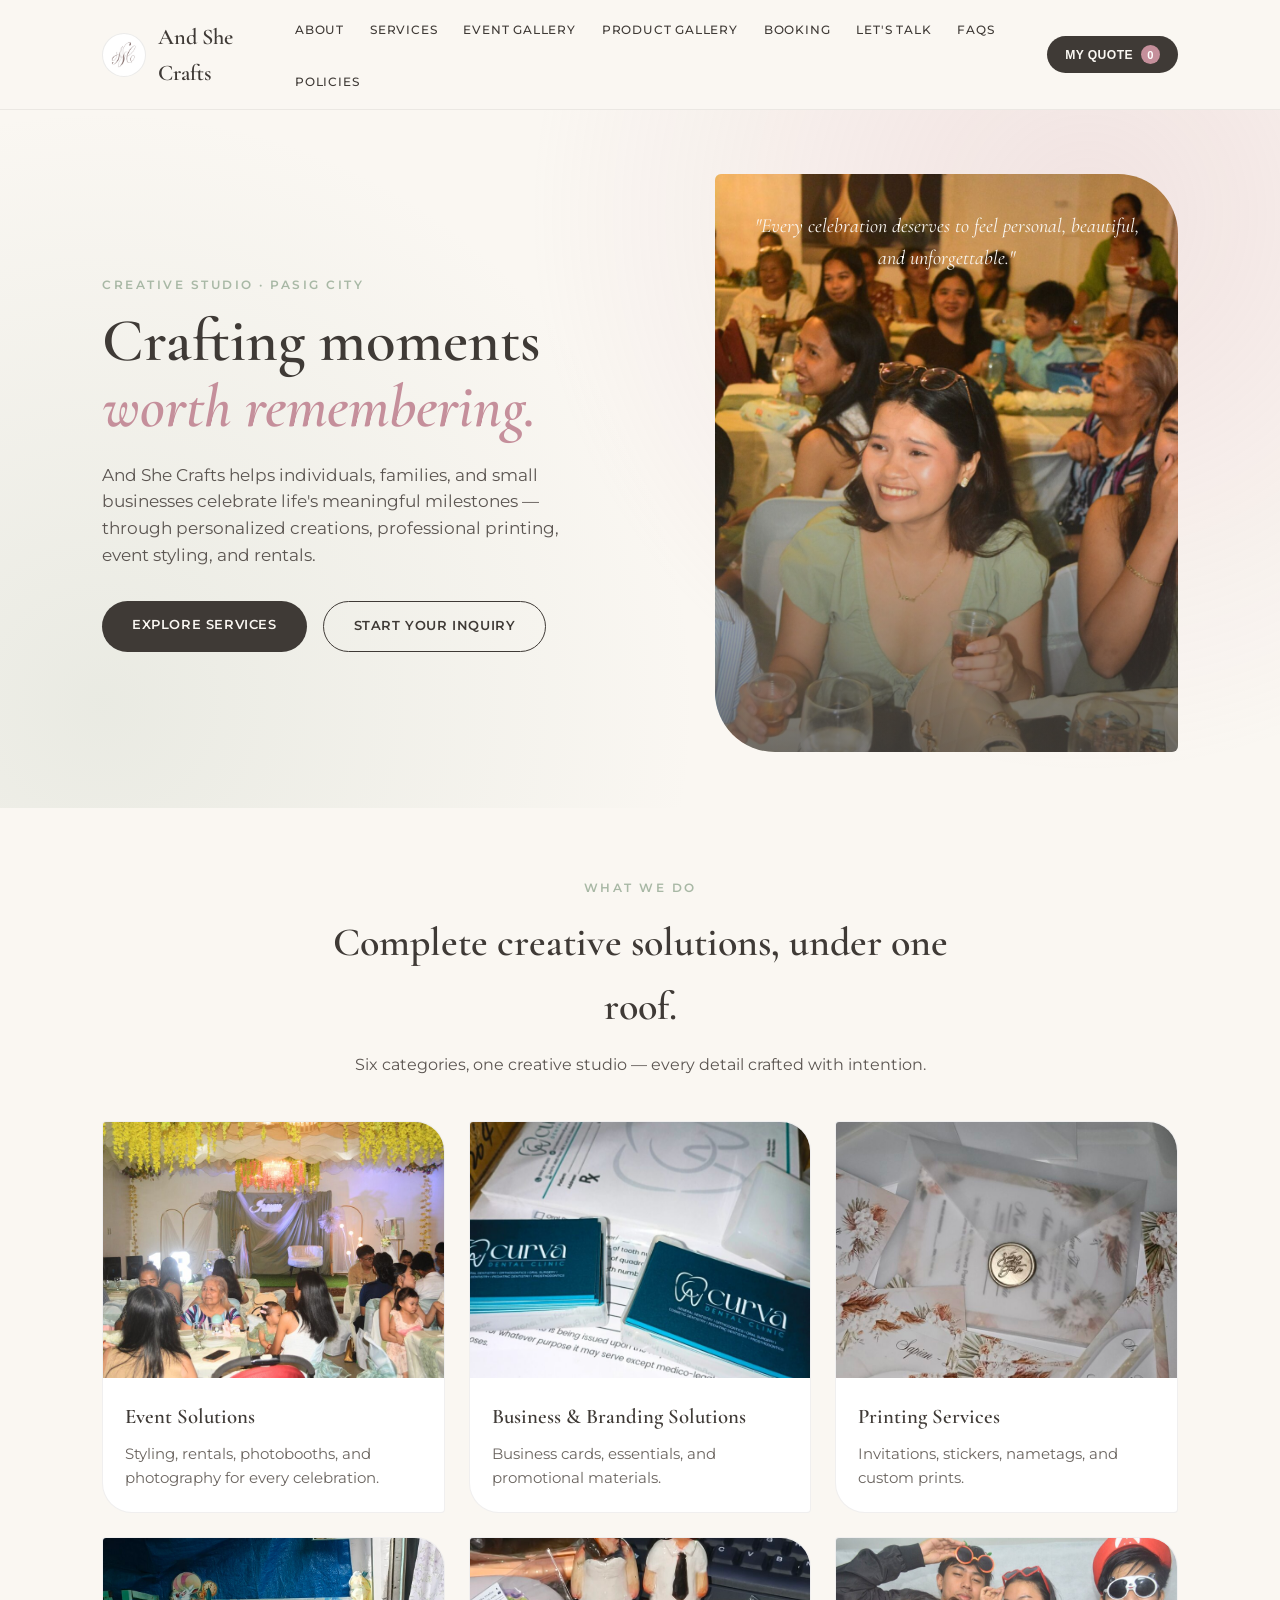
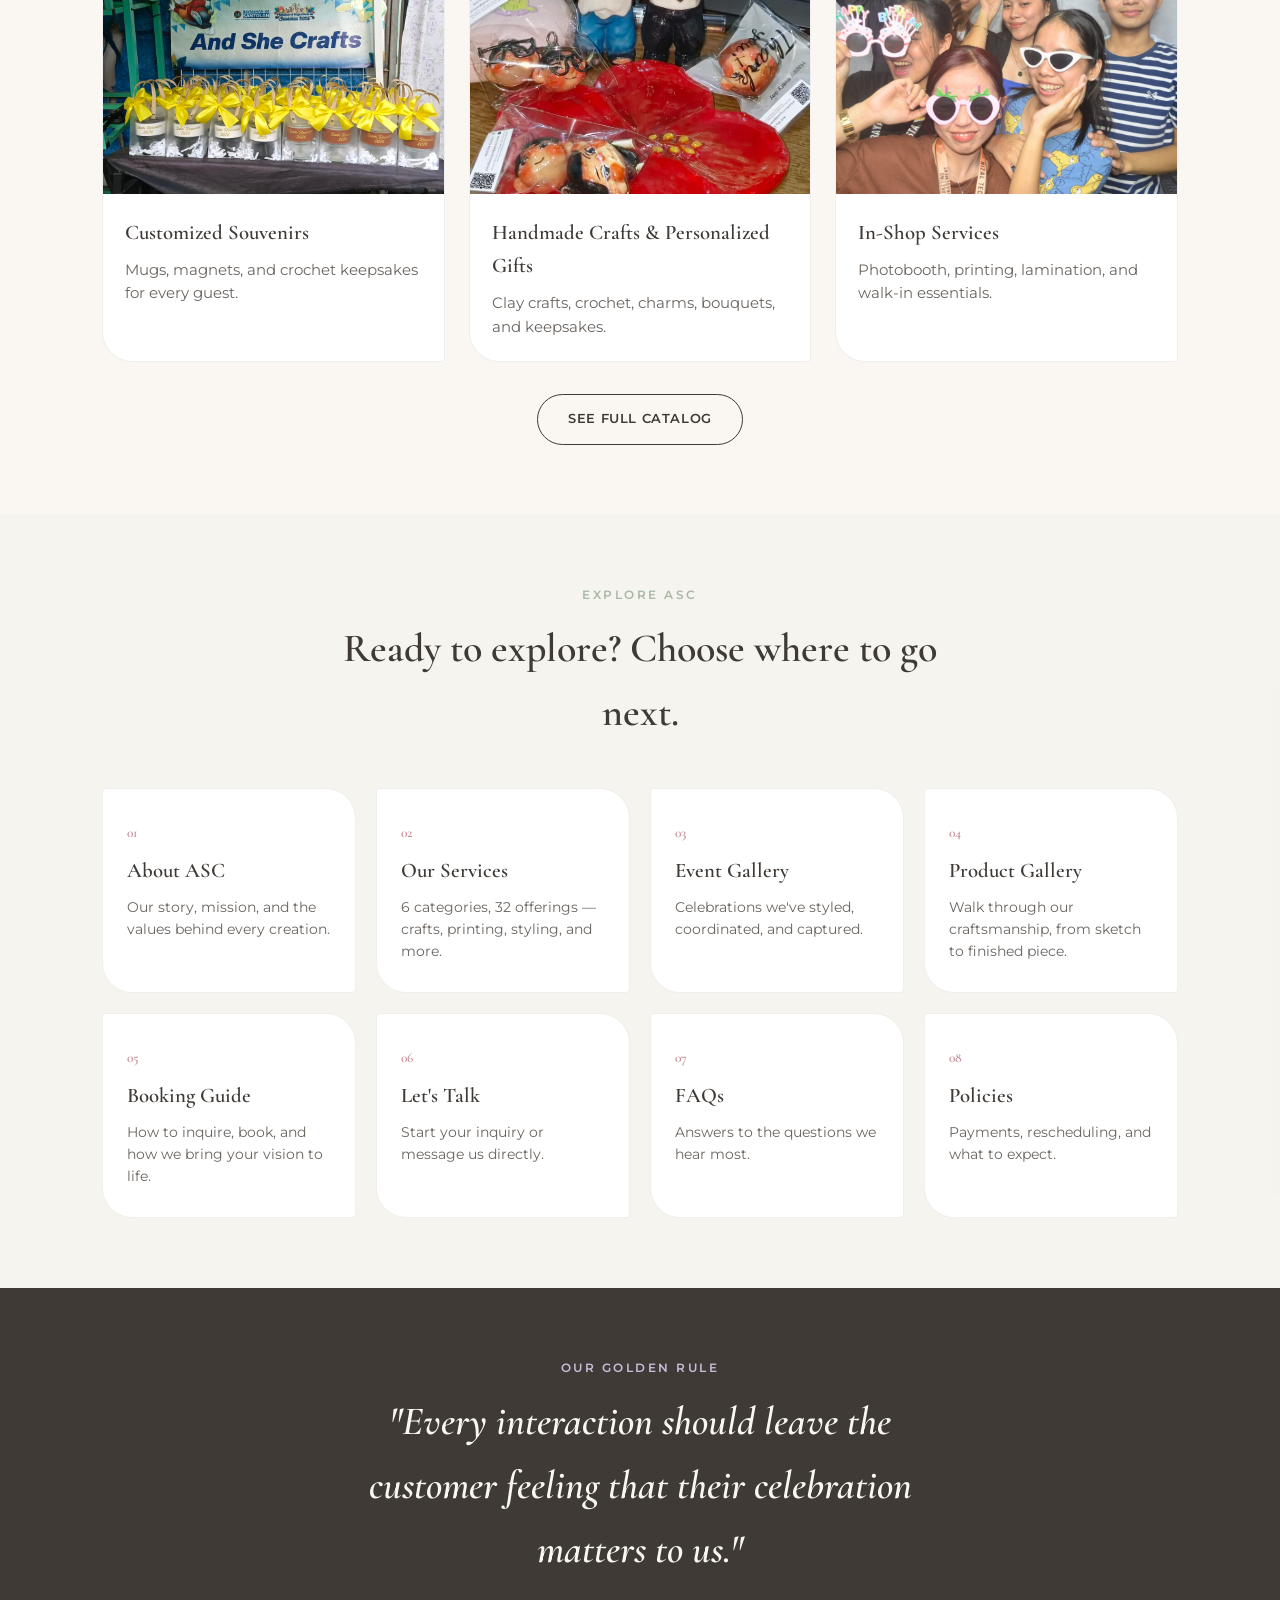
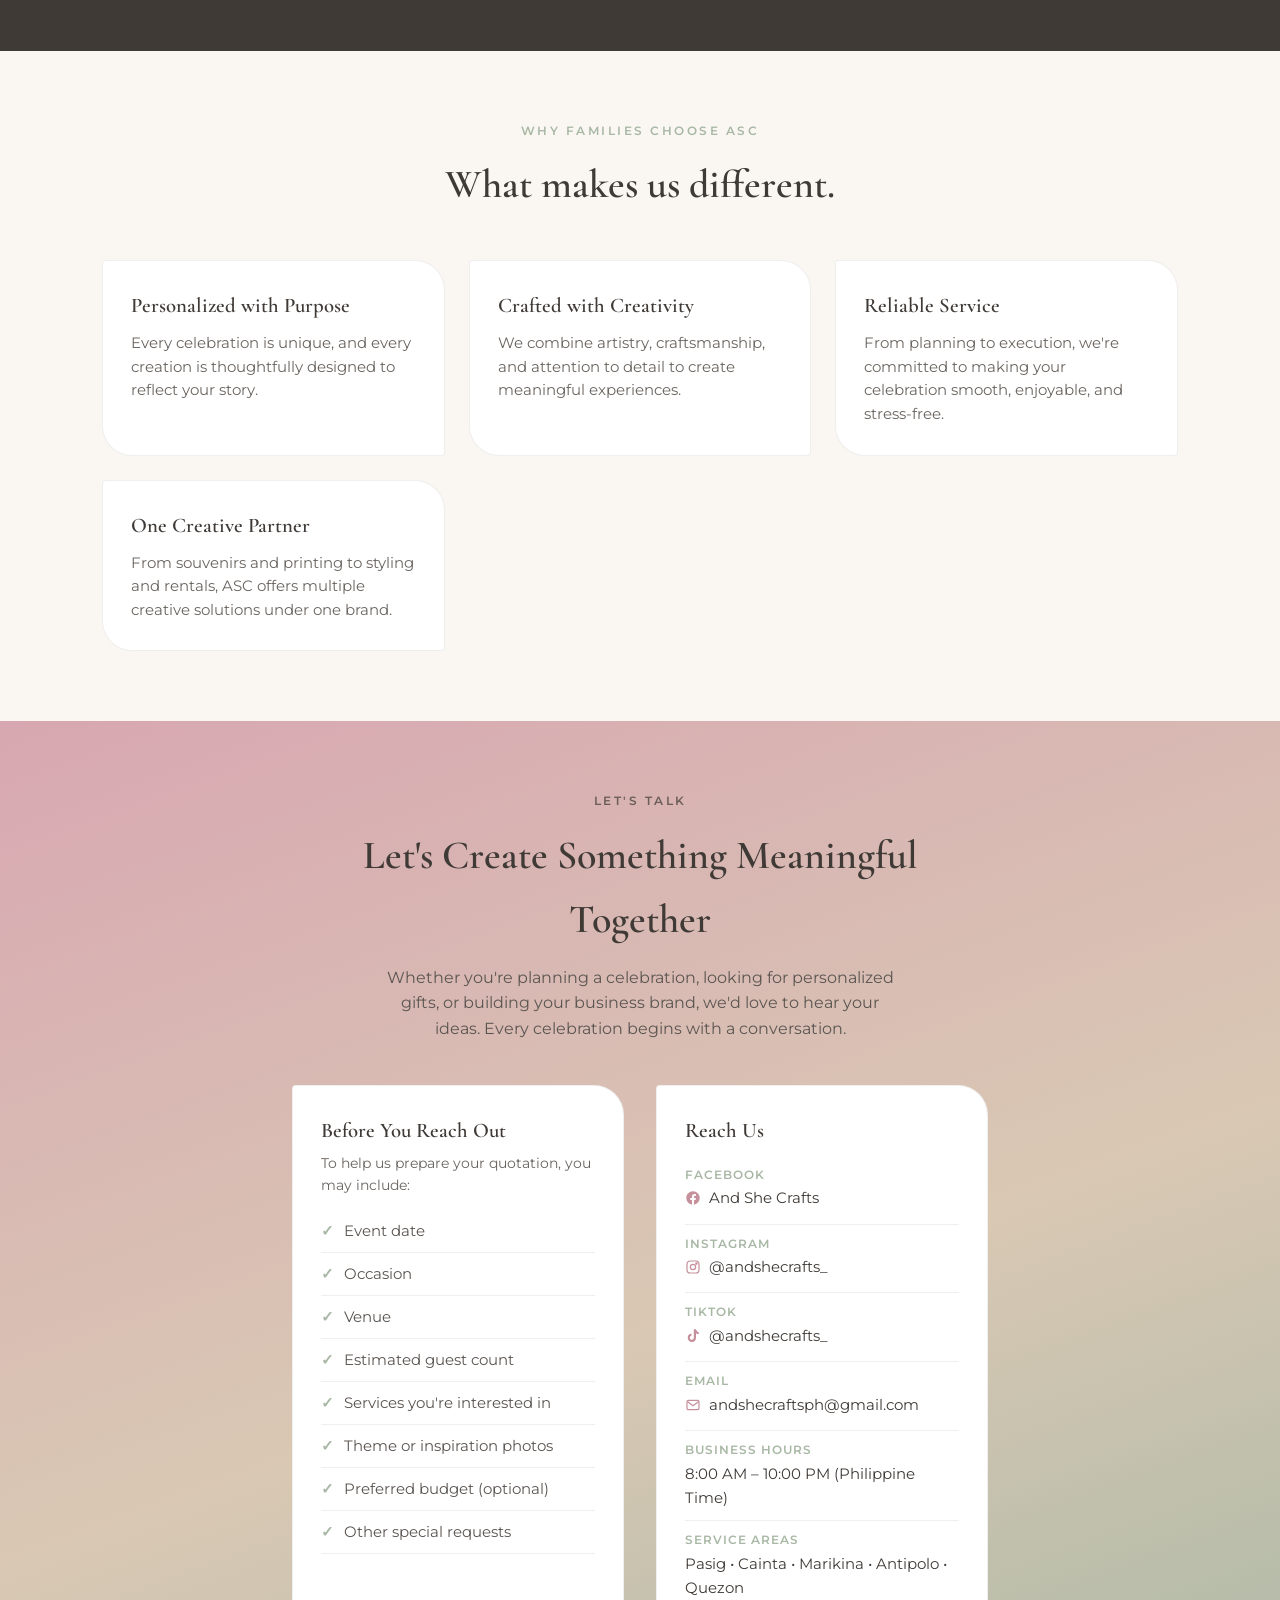
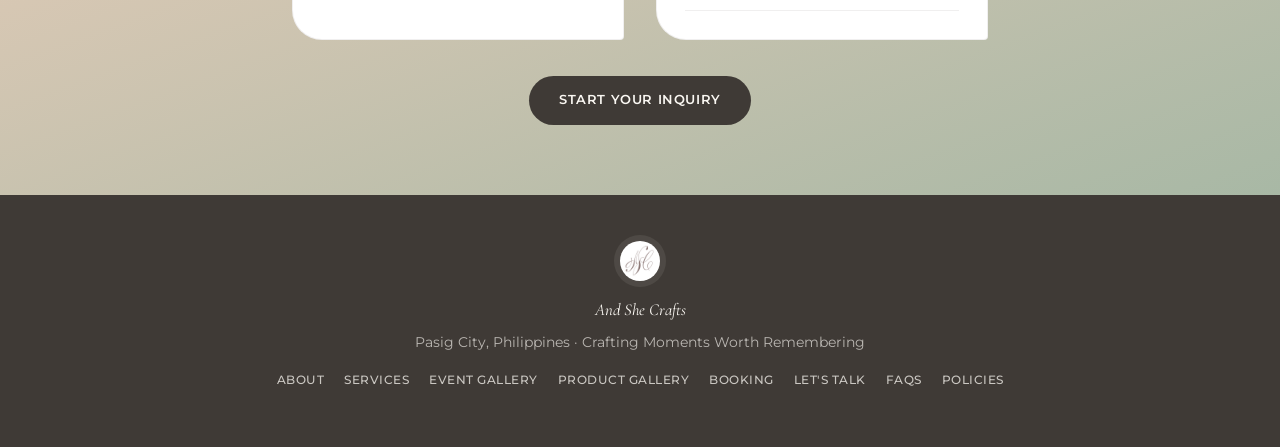
<file: index.html>
<!DOCTYPE html>
<html lang="en">
<head>
<meta charset="UTF-8">
<meta name="viewport" content="width=device-width, initial-scale=1.0">
<title>And She Crafts — Crafting Moments Worth Remembering</title>
<meta name="description" content="And She Crafts is a creative studio in Pasig City crafting personalized celebrations — event styling, souvenirs, printing, and handmade keepsakes.">
<link rel="canonical" href="https://www.andshecrafts.com/">

<!-- Open Graph -->
<meta property="og:type" content="website">
<meta property="og:site_name" content="And She Crafts">
<meta property="og:title" content="And She Crafts — Crafting Moments Worth Remembering">
<meta property="og:description" content="And She Crafts is a creative studio in Pasig City crafting personalized celebrations — event styling, souvenirs, printing, and handmade keepsakes.">
<meta property="og:url" content="https://www.andshecrafts.com/">
<meta property="og:image" content="https://www.andshecrafts.com/images/og-cover.jpg">
<meta property="og:image:width" content="1200">
<meta property="og:image:height" content="630">
<meta property="og:locale" content="en_PH">

<!-- Twitter Card -->
<meta name="twitter:card" content="summary_large_image">
<meta name="twitter:title" content="And She Crafts — Crafting Moments Worth Remembering">
<meta name="twitter:description" content="And She Crafts is a creative studio in Pasig City crafting personalized celebrations — event styling, souvenirs, printing, and handmade keepsakes.">
<meta name="twitter:image" content="https://www.andshecrafts.com/images/og-cover.jpg">
<link rel="icon" type="image/x-icon" href="favicon.ico">
<link rel="icon" type="image/png" sizes="16x16" href="images/favicon/favicon-16x16.png">
<link rel="icon" type="image/png" sizes="32x32" href="images/favicon/favicon-32x32.png">
<link rel="icon" type="image/png" sizes="48x48" href="images/favicon/favicon-48x48.png">
<link rel="apple-touch-icon" sizes="180x180" href="images/favicon/apple-touch-icon.png">
<link rel="icon" type="image/png" sizes="192x192" href="images/favicon/android-chrome-192x192.png">
<link rel="icon" type="image/png" sizes="512x512" href="images/favicon/android-chrome-512x512.png">
<link rel="manifest" href="site.webmanifest">
<script type="application/ld+json">
{
  "@context": "https://schema.org",
  "@type": "LocalBusiness",
  "name": "And She Crafts",
  "alternateName": "ASC",
  "description": "A creative studio in Pasig City, Philippines specializing in personalized celebrations, event styling, printing services, handmade crafts, and souvenirs.",
  "url": "https://www.andshecrafts.com/",
  "image": "https://www.andshecrafts.com/images/og-cover.jpg",
  "logo": "https://www.andshecrafts.com/images/asc-logo.png",
  "address": {
    "@type": "PostalAddress",
    "addressLocality": "Pasig City",
    "addressRegion": "Metro Manila",
    "addressCountry": "PH"
  },
  "areaServed": "Metro Manila, Philippines",
  "email": "andshecraftsph@gmail.com",
  "sameAs": [
    "https://m.me/560537243808526",
    "https://www.facebook.com/andshecraftsph",
    "https://www.instagram.com/andshecrafts_",
    "https://www.tiktok.com/@andshecrafts_?_r=1&_t=ZS-98GeV0aPs4D"
  ]
}
</script>
<link rel="stylesheet" href="css/style.css">
</head>
<body>

<header>
  <div class="nav-wrap">
    <a href="index.html" class="logo"><img src="images/asc-logo.png" alt="And She Crafts logo"> And She Crafts</a>
    <button class="nav-toggle" id="navToggle" aria-label="Open menu">☰</button>    <nav>
      <ul id="navList">
        <li><a href="about.html">About</a></li>
        <li><a href="services.html">Services</a></li>
        <li><a href="event-gallery.html">Event Gallery</a></li>
        <li><a href="product-gallery.html">Product Gallery</a></li>
        <li><a href="booking-guide.html">Booking</a></li>
        <li><a href="lets-talk.html">Let's Talk</a></li>
        <li><a href="faqs.html">FAQs</a></li>
        <li><a href="policies.html">Policies</a></li>
      </ul>
    </nav>
    <button type="button" class="quote-nav-btn">My Quote <span class="quote-badge">0</span></button>
  </div>
</header>

<main>
  <!-- 1. HERO -->
  <section style="padding-top:64px;padding-bottom:56px;background:radial-gradient(circle at 85% 15%, rgba(216,167,177,0.25), transparent 45%), radial-gradient(circle at 8% 85%, rgba(168,184,165,0.2), transparent 45%);">
    <div class="container split-2col" style="display:grid;grid-template-columns:1.1fr 0.9fr;gap:48px;align-items:center;">
      <div class="reveal in-view">
        <span class="section-eyebrow">Creative Studio · Pasig City</span>
        <h1 style="font-family:var(--serif);font-weight:600;font-size:clamp(2.4rem,5vw,3.8rem);line-height:1.08;margin:14px 0 22px;">Crafting moments <em style="font-style:italic;color:var(--rose-deep);">worth remembering.</em></h1>
        <p style="font-size:1.05rem;color:#5b5551;max-width:480px;margin-bottom:32px;">And She Crafts helps individuals, families, and small businesses celebrate life's meaningful milestones — through personalized creations, professional printing, event styling, and rentals.</p>
        <div style="display:flex;gap:16px;flex-wrap:wrap;">
          <a href="services.html" class="btn btn-primary">Explore Services</a>
          <a href="lets-talk.html" class="btn btn-outline">Start Your Inquiry</a>
        </div>
      </div>
      <div class="reveal in-view" style="position:relative;aspect-ratio:4/5;border-radius:6px 60px 6px 60px;overflow:hidden;">
        <img src="images/hero-celebration.jpg" alt="A celebration styled by And She Crafts" style="position:absolute;inset:0;width:100%;height:100%;object-fit:cover;">
        <div style="position:absolute;inset:0;background:linear-gradient(180deg, rgba(63,58,54,0) 40%, rgba(63,58,54,0.7) 100%);"></div>
        <p style="position:relative;z-index:2;font-family:var(--serif);font-style:italic;color:var(--ivory);font-size:1.25rem;text-align:center;padding:36px;margin-top:auto;">"Every celebration deserves to feel personal, beautiful, and unforgettable."</p>
      </div>
    </div>
  </section>

  <!-- 2. WHAT WE DO -->
  <section>
    <div class="container">
      <div class="section-head center reveal" style="margin-left:auto;margin-right:auto;">
        <span class="section-eyebrow">What We Do</span>
        <h2>Complete creative solutions, under one roof.</h2>
        <p class="lead-text">Six categories, one creative studio — every detail crafted with intention.</p>
      </div>
      <div class="card-grid reveal">
        <div class="info-card" style="padding:0;overflow:hidden;">
          <img src="images/svc-event-styling.jpg" alt="Event Solutions" style="width:100%;aspect-ratio:4/3;object-fit:cover;">
          <div style="padding:22px;"><h3>Event Solutions</h3><p>Styling, rentals, photobooths, and photography for every celebration.</p></div>
        </div>
        <div class="info-card" style="padding:0;overflow:hidden;">
          <img src="images/svc-business-printing.jpg" alt="Business & Branding Solutions" style="width:100%;aspect-ratio:4/3;object-fit:cover;">
          <div style="padding:22px;"><h3>Business &amp; Branding Solutions</h3><p>Business cards, essentials, and promotional materials.</p></div>
        </div>
        <div class="info-card" style="padding:0;overflow:hidden;">
          <img src="images/svc-invitations.jpg" alt="Printing Services" style="width:100%;aspect-ratio:4/3;object-fit:cover;">
          <div style="padding:22px;"><h3>Printing Services</h3><p>Invitations, stickers, nametags, and custom prints.</p></div>
        </div>
        <div class="info-card" style="padding:0;overflow:hidden;">
          <img src="images/svc-souvenirs.jpg" alt="Customized Souvenirs" style="width:100%;aspect-ratio:4/3;object-fit:cover;">
          <div style="padding:22px;"><h3>Customized Souvenirs</h3><p>Mugs, magnets, and crochet keepsakes for every guest.</p></div>
        </div>
        <div class="info-card" style="padding:0;overflow:hidden;">
          <img src="images/svc-personalized-crafts.jpg" alt="Handmade Crafts & Personalized Gifts" style="width:100%;aspect-ratio:4/3;object-fit:cover;">
          <div style="padding:22px;"><h3>Handmade Crafts &amp; Personalized Gifts</h3><p>Clay crafts, crochet, charms, bouquets, and keepsakes.</p></div>
        </div>
        <div class="info-card" style="padding:0;overflow:hidden;">
          <img src="images/gallery-photobooth-1.jpg" alt="In-Shop Services" style="width:100%;aspect-ratio:4/3;object-fit:cover;">
          <div style="padding:22px;"><h3>In-Shop Services</h3><p>Photobooth, printing, lamination, and walk-in essentials.</p></div>
        </div>
      </div>
      <div style="text-align:center;margin-top:32px;">
        <a href="services.html" class="btn btn-outline">See Full Catalog</a>
      </div>
    </div>
  </section>

  <!-- 3. EXPLORE ASC -->
  <section style="background:rgba(168,184,165,0.06);">
    <div class="container">
      <div class="section-head center reveal" style="margin-left:auto;margin-right:auto;">
        <span class="section-eyebrow">Explore ASC</span>
        <h2>Ready to explore? Choose where to go next.</h2>
      </div>
      <div class="nav-cards reveal">
        <a href="about.html" class="nav-card"><span class="num">01</span><h3>About ASC</h3><p>Our story, mission, and the values behind every creation.</p></a>
        <a href="services.html" class="nav-card"><span class="num">02</span><h3>Our Services</h3><p>6 categories, 32 offerings — crafts, printing, styling, and more.</p></a>
        <a href="event-gallery.html" class="nav-card"><span class="num">03</span><h3>Event Gallery</h3><p>Celebrations we've styled, coordinated, and captured.</p></a>
        <a href="product-gallery.html" class="nav-card"><span class="num">04</span><h3>Product Gallery</h3><p>Walk through our craftsmanship, from sketch to finished piece.</p></a>
        <a href="booking-guide.html" class="nav-card"><span class="num">05</span><h3>Booking Guide</h3><p>How to inquire, book, and how we bring your vision to life.</p></a>
        <a href="lets-talk.html" class="nav-card"><span class="num">06</span><h3>Let's Talk</h3><p>Start your inquiry or message us directly.</p></a>
        <a href="faqs.html" class="nav-card"><span class="num">07</span><h3>FAQs</h3><p>Answers to the questions we hear most.</p></a>
        <a href="policies.html" class="nav-card"><span class="num">08</span><h3>Policies</h3><p>Payments, rescheduling, and what to expect.</p></a>
      </div>
    </div>
  </section>

  <!-- 4. OUR GOLDEN RULE -->
  <section style="background:var(--charcoal);color:var(--ivory);">
    <div class="container reveal" style="text-align:center;max-width:700px;">
      <span class="section-eyebrow" style="color:var(--lavender);">Our Golden Rule</span>
      <h2 style="color:var(--ivory);font-style:italic;margin-top:12px;">"Every interaction should leave the customer feeling that their celebration matters to us."</h2>
    </div>
  </section>

  <!-- 5. WHY FAMILIES CHOOSE ASC -->
  <section>
    <div class="container">
      <div class="section-head center reveal" style="margin-left:auto;margin-right:auto;">
        <span class="section-eyebrow">Why Families Choose ASC</span>
        <h2>What makes us different.</h2>
      </div>
      <div class="card-grid reveal">
        <div class="info-card"><h3>Personalized with Purpose</h3><p>Every celebration is unique, and every creation is thoughtfully designed to reflect your story.</p></div>
        <div class="info-card"><h3>Crafted with Creativity</h3><p>We combine artistry, craftsmanship, and attention to detail to create meaningful experiences.</p></div>
        <div class="info-card"><h3>Reliable Service</h3><p>From planning to execution, we're committed to making your celebration smooth, enjoyable, and stress-free.</p></div>
        <div class="info-card"><h3>One Creative Partner</h3><p>From souvenirs and printing to styling and rentals, ASC offers multiple creative solutions under one brand.</p></div>
      </div>
    </div>
  </section>

  <!-- 6. FINAL CTA / CONTACT -->
  <section id="contact" style="background:linear-gradient(160deg, var(--rose) 0%, var(--sand) 55%, var(--sage) 100%);">
    <div class="container reveal" style="max-width:760px;margin:0 auto;">
      <div style="text-align:center;">
        <span class="section-eyebrow" style="color:var(--charcoal);opacity:0.7;">Let's Talk</span>
        <h2 style="margin-top:10px;">Let's Create Something Meaningful Together</h2>
        <p class="lead-text" style="max-width:520px;margin-left:auto;margin-right:auto;">Whether you're planning a celebration, looking for personalized gifts, or building your business brand, we'd love to hear your ideas. Every celebration begins with a conversation.</p>
      </div>

      <div class="split-2col" style="display:grid;grid-template-columns:1fr 1fr;gap:32px;margin-top:44px;">
        <div class="info-card">
          <h3 style="margin-bottom:4px;">Before You Reach Out</h3>
          <p style="font-size:0.86rem;color:#6b6560;margin-bottom:4px;">To help us prepare your quotation, you may include:</p>
          <ul class="simple-checklist">
            <li>Event date</li>
            <li>Occasion</li>
            <li>Venue</li>
            <li>Estimated guest count</li>
            <li>Services you're interested in</li>
            <li>Theme or inspiration photos</li>
            <li>Preferred budget (optional)</li>
            <li>Other special requests</li>
          </ul>
        </div>
        <div class="info-card">
          <h3 style="margin-bottom:8px;">Reach Us</h3>
          <ul class="contact-info-list">
            <li><span class="c-label">Facebook</span><a class="c-link" href="https://www.facebook.com/andshecraftsph" target="_blank" rel="noopener"><svg class="c-icon" width="16" height="16" viewBox="0 0 24 24" fill="currentColor" aria-hidden="true"><path d="M22 12.06C22 6.51 17.52 2 12 2S2 6.51 2 12.06c0 5 3.66 9.15 8.44 9.94v-7.03H7.9v-2.91h2.54V9.84c0-2.5 1.49-3.89 3.77-3.89 1.09 0 2.24.2 2.24.2v2.46h-1.26c-1.24 0-1.63.77-1.63 1.56v1.88h2.78l-.45 2.91h-2.33V22c4.78-.79 8.44-4.94 8.44-9.94Z"/></svg>And She Crafts</a></li>
            <li><span class="c-label">Instagram</span><a class="c-link" href="https://www.instagram.com/andshecrafts_" target="_blank" rel="noopener"><svg class="c-icon" width="16" height="16" viewBox="0 0 24 24" fill="none" stroke="currentColor" stroke-width="1.8" aria-hidden="true"><rect x="3" y="3" width="18" height="18" rx="5"/><circle cx="12" cy="12" r="4"/><circle cx="17.2" cy="6.8" r="1"/></svg>@andshecrafts_</a></li>
            <li><span class="c-label">TikTok</span><a class="c-link" href="https://www.tiktok.com/@andshecrafts_?_r=1&_t=ZS-98GeV0aPs4D" target="_blank" rel="noopener"><svg class="c-icon" width="16" height="16" viewBox="0 0 24 24" fill="currentColor" aria-hidden="true"><path d="M16.5 2c.3 2.2 1.9 3.9 4.1 4.2v3.1c-1.5 0-2.9-.5-4.1-1.3v6.9c0 3.4-2.8 6.1-6.2 6.1S4.1 17.9 4.1 14.5c0-3.2 2.4-5.8 5.6-6.1v3.2c-1.4.3-2.5 1.5-2.5 2.9 0 1.6 1.3 3 3 3s3-1.3 3-3V2h3.3Z"/></svg>@andshecrafts_</a></li>
            <li><span class="c-label">Email</span><a class="c-link" href="mailto:andshecraftsph@gmail.com"><svg class="c-icon" width="16" height="16" viewBox="0 0 24 24" fill="none" stroke="currentColor" stroke-width="1.8" aria-hidden="true"><rect x="3" y="5" width="18" height="14" rx="2"/><path d="m4 7 8 6 8-6"/></svg>andshecraftsph@gmail.com</a></li>
            <li><span class="c-label">Business Hours</span>8:00 AM – 10:00 PM (Philippine Time)</li>
            <li><span class="c-label">Service Areas</span>Pasig • Cainta • Marikina • Antipolo • Quezon</li>
          </ul>
        </div>
      </div>

      <div style="text-align:center;margin-top:36px;">
        <a href="lets-talk.html" class="btn btn-primary">Start Your Inquiry</a>
      </div>
    </div>
  </section>
</main>

<footer>
  <div class="foot-logo"><img src="images/asc-logo.png" alt="And She Crafts logo"><div>And She Crafts</div></div>
  <p>Pasig City, Philippines · Crafting Moments Worth Remembering</p>
  <nav>
    <ul>
      <li><a href="about.html">About</a></li>
      <li><a href="services.html">Services</a></li>
      <li><a href="event-gallery.html">Event Gallery</a></li>
      <li><a href="product-gallery.html">Product Gallery</a></li>
      <li><a href="booking-guide.html">Booking</a></li>
      <li><a href="lets-talk.html">Let's Talk</a></li>
      <li><a href="faqs.html">FAQs</a></li>
      <li><a href="policies.html">Policies</a></li>
    </ul>
  </nav>
</footer>


<div class="quote-drawer-overlay" id="quoteDrawerOverlay">
  <div class="quote-drawer">
    <div class="quote-drawer-head">
      <h3>My Quote</h3>
      <button class="quote-drawer-close" aria-label="Close">✕</button>
    </div>
    <div class="quote-drawer-body"></div>
    <div class="quote-drawer-foot">
      <div class="qd-total"><span>Estimated Total</span><span class="qd-total-value">₱0</span></div>
      <p class="qd-note">Final quotations may vary depending on customization, materials, project requirements, and final discussion.</p>
      <a href="lets-talk.html" class="btn btn-primary">Proceed to Inquiry</a>
    </div>
  </div>
</div>
<button type="button" class="quote-fab"><span>My Quote</span><span class="quote-badge">0</span></button>

<script src="js/main.js"></script></body>
</html>
</file>
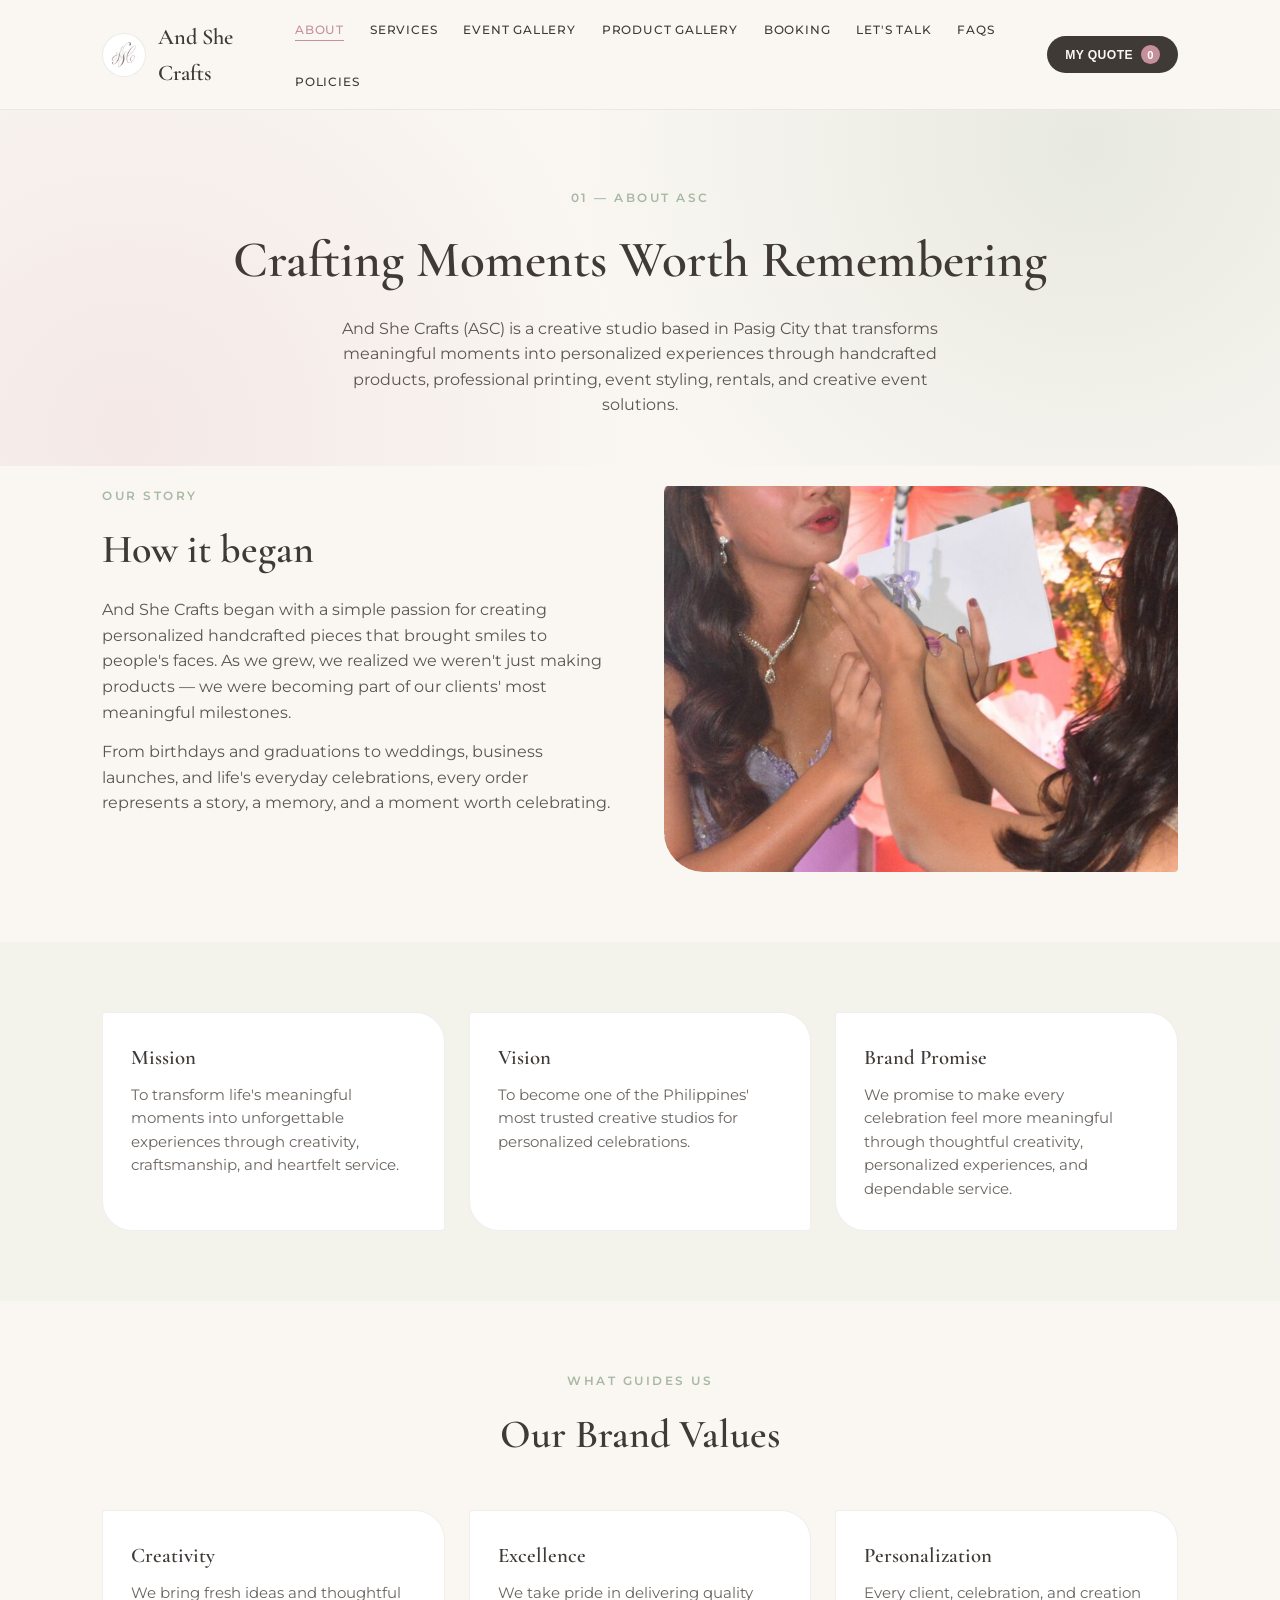
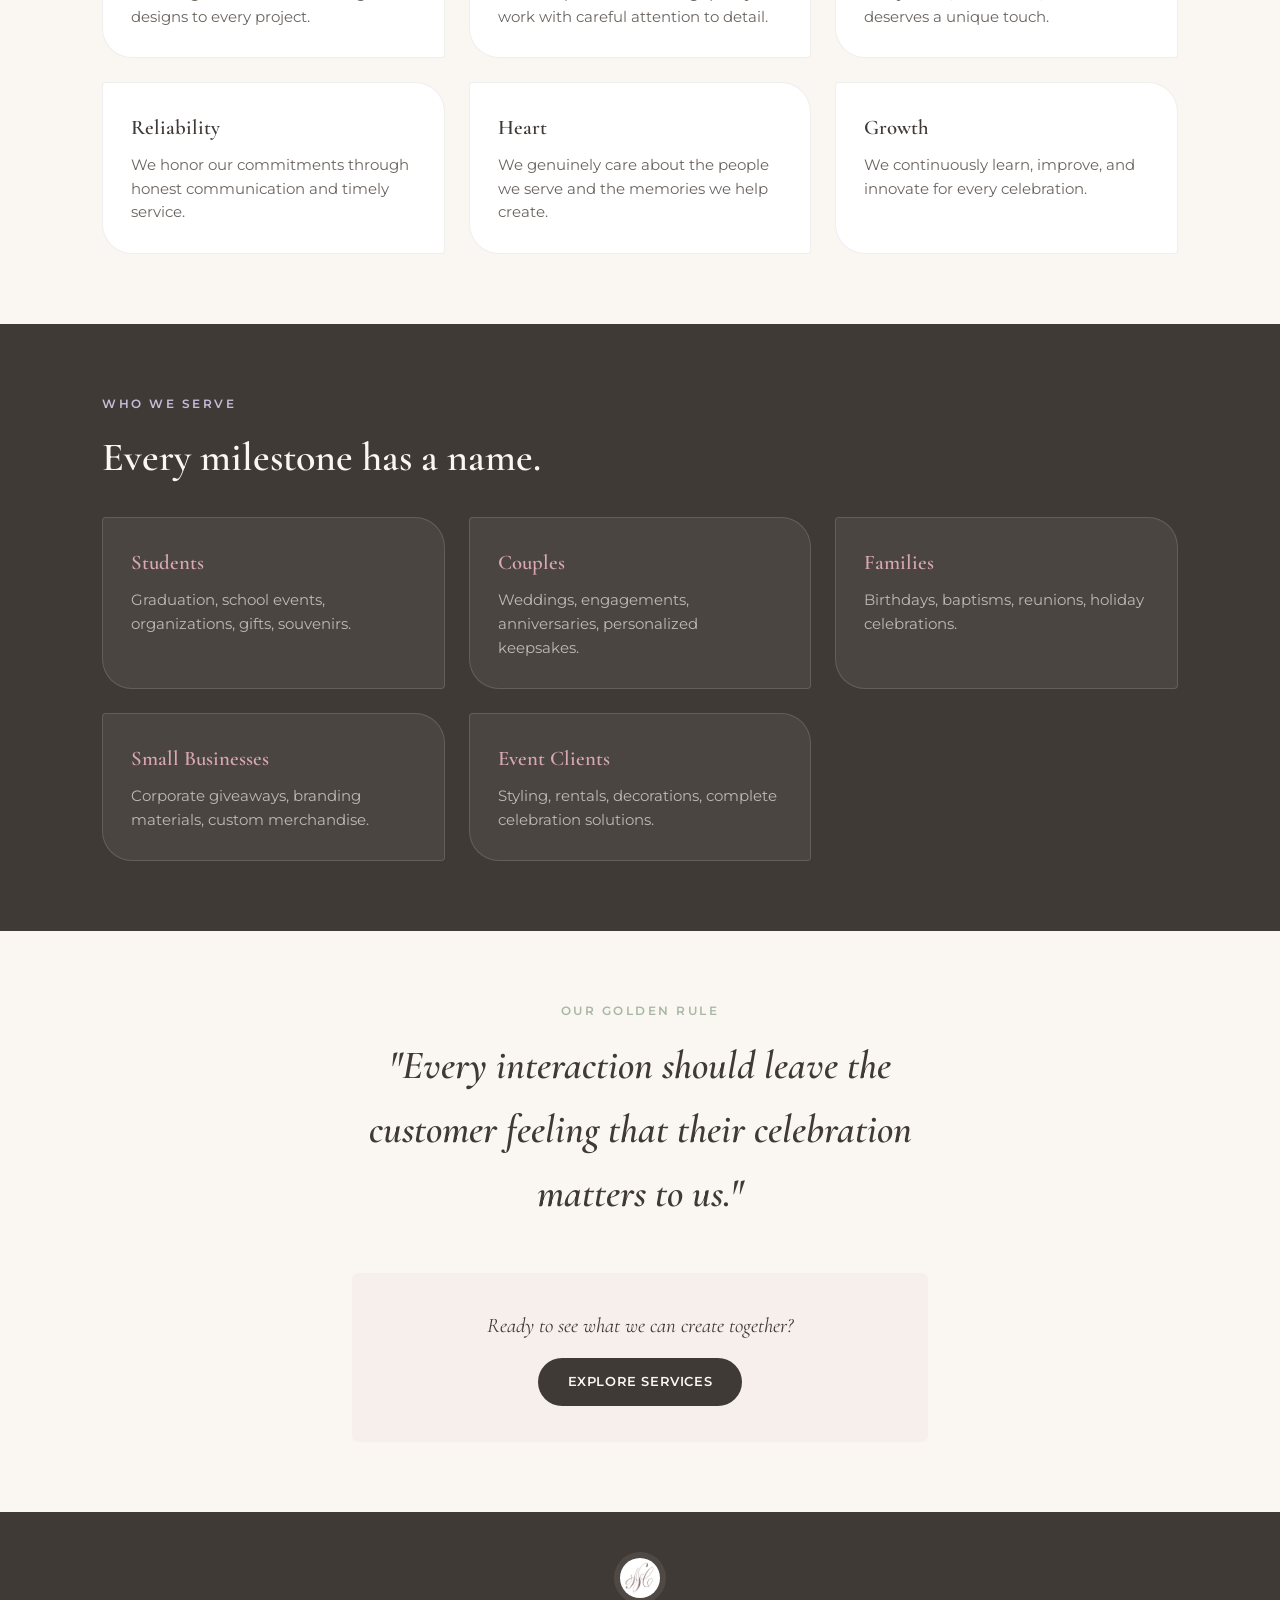
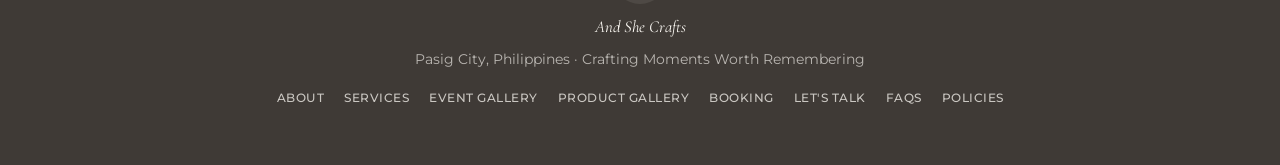
<file: about.html>
<!DOCTYPE html>
<html lang="en">
<head>
<meta charset="UTF-8">
<meta name="viewport" content="width=device-width, initial-scale=1.0">
<title>About ASC — And She Crafts</title>
<meta name="description" content="Meet And She Crafts, a Pasig City creative studio turning life's meaningful moments into thoughtfully designed celebrations, keepsakes, and experiences.">
<link rel="canonical" href="https://www.andshecrafts.com/about.html">

<!-- Open Graph -->
<meta property="og:type" content="website">
<meta property="og:site_name" content="And She Crafts">
<meta property="og:title" content="About ASC — And She Crafts">
<meta property="og:description" content="Meet And She Crafts, a Pasig City creative studio turning life's meaningful moments into thoughtfully designed celebrations, keepsakes, and experiences.">
<meta property="og:url" content="https://www.andshecrafts.com/about.html">
<meta property="og:image" content="https://www.andshecrafts.com/images/og-cover.jpg">
<meta property="og:image:width" content="1200">
<meta property="og:image:height" content="630">
<meta property="og:locale" content="en_PH">

<!-- Twitter Card -->
<meta name="twitter:card" content="summary_large_image">
<meta name="twitter:title" content="About ASC — And She Crafts">
<meta name="twitter:description" content="Meet And She Crafts, a Pasig City creative studio turning life's meaningful moments into thoughtfully designed celebrations, keepsakes, and experiences.">
<meta name="twitter:image" content="https://www.andshecrafts.com/images/og-cover.jpg">
<link rel="icon" type="image/x-icon" href="favicon.ico">
<link rel="icon" type="image/png" sizes="16x16" href="images/favicon/favicon-16x16.png">
<link rel="icon" type="image/png" sizes="32x32" href="images/favicon/favicon-32x32.png">
<link rel="icon" type="image/png" sizes="48x48" href="images/favicon/favicon-48x48.png">
<link rel="apple-touch-icon" sizes="180x180" href="images/favicon/apple-touch-icon.png">
<link rel="icon" type="image/png" sizes="192x192" href="images/favicon/android-chrome-192x192.png">
<link rel="icon" type="image/png" sizes="512x512" href="images/favicon/android-chrome-512x512.png">
<link rel="manifest" href="site.webmanifest">
<link rel="stylesheet" href="css/style.css">
</head>
<body>

<header>
  <div class="nav-wrap">
    <a href="index.html" class="logo"><img src="images/asc-logo.png" alt="And She Crafts logo"> And She Crafts</a>
    <button class="nav-toggle" id="navToggle" aria-label="Open menu">☰</button>    <nav><ul id="navList"><li><a href="about.html" class="active">About</a></li><li><a href="services.html">Services</a></li><li><a href="event-gallery.html">Event Gallery</a></li><li><a href="product-gallery.html">Product Gallery</a></li><li><a href="booking-guide.html">Booking</a></li><li><a href="lets-talk.html">Let's Talk</a></li><li><a href="faqs.html">FAQs</a></li><li><a href="policies.html">Policies</a></li></ul></nav>
    <button type="button" class="quote-nav-btn">My Quote <span class="quote-badge">0</span></button>
  </div>
</header>

<div class="page-banner">
  <span class="eyebrow">01 — About ASC</span>
  <h1>Crafting Moments Worth Remembering</h1>
  <p>And She Crafts (ASC) is a creative studio based in Pasig City that transforms meaningful moments into personalized experiences through handcrafted products, professional printing, event styling, rentals, and creative event solutions.</p>
</div>

<main>

  <section style="padding-top:20px;">
    <div class="container split-2col" style="display:grid;grid-template-columns:1fr 1fr;gap:48px;align-items:start;">
      <div class="reveal">
        <span class="section-eyebrow">Our Story</span>
        <h2 style="margin-bottom:16px;">How it began</h2>
        <p style="color:#5b5551;margin-bottom:14px;">And She Crafts began with a simple passion for creating personalized handcrafted pieces that brought smiles to people's faces. As we grew, we realized we weren't just making products — we were becoming part of our clients' most meaningful milestones.</p>
        <p style="color:#5b5551;">From birthdays and graduations to weddings, business launches, and life's everyday celebrations, every order represents a story, a memory, and a moment worth celebrating.</p>
      </div>
      <img src="images/philosophy-craft.jpg" alt="Celebrant at an ASC-styled event" style="border-radius:4px 40px 4px 40px;aspect-ratio:4/3;object-fit:cover;" class="reveal">
    </div>
  </section>

  <section style="background:rgba(168,184,165,0.08);">
    <div class="container">
      <div class="card-grid reveal">
        <div class="info-card"><h3>Mission</h3><p>To transform life's meaningful moments into unforgettable experiences through creativity, craftsmanship, and heartfelt service.</p></div>
        <div class="info-card"><h3>Vision</h3><p>To become one of the Philippines' most trusted creative studios for personalized celebrations.</p></div>
        <div class="info-card"><h3>Brand Promise</h3><p>We promise to make every celebration feel more meaningful through thoughtful creativity, personalized experiences, and dependable service.</p></div>
      </div>
    </div>
  </section>

  <section>
    <div class="container">
      <div class="section-head center reveal" style="margin-left:auto;margin-right:auto;">
        <span class="section-eyebrow">What Guides Us</span>
        <h2>Our Brand Values</h2>
      </div>
      <div class="card-grid reveal">
        <div class="info-card"><h3>Creativity</h3><p>We bring fresh ideas and thoughtful designs to every project.</p></div>
        <div class="info-card"><h3>Excellence</h3><p>We take pride in delivering quality work with careful attention to detail.</p></div>
        <div class="info-card"><h3>Personalization</h3><p>Every client, celebration, and creation deserves a unique touch.</p></div>
        <div class="info-card"><h3>Reliability</h3><p>We honor our commitments through honest communication and timely service.</p></div>
        <div class="info-card"><h3>Heart</h3><p>We genuinely care about the people we serve and the memories we help create.</p></div>
        <div class="info-card"><h3>Growth</h3><p>We continuously learn, improve, and innovate for every celebration.</p></div>
      </div>
    </div>
  </section>

  <section style="background:var(--charcoal);color:var(--ivory);">
    <div class="container reveal">
      <span class="section-eyebrow" style="color:var(--lavender);">Who We Serve</span>
      <h2 style="color:var(--ivory);margin-bottom:28px;">Every milestone has a name.</h2>
      <div class="card-grid">
        <div class="info-card" style="background:rgba(250,247,242,0.06);border-color:rgba(250,247,242,0.14);"><h3 style="color:var(--rose);">Students</h3><p style="color:rgba(250,247,242,0.65);">Graduation, school events, organizations, gifts, souvenirs.</p></div>
        <div class="info-card" style="background:rgba(250,247,242,0.06);border-color:rgba(250,247,242,0.14);"><h3 style="color:var(--rose);">Couples</h3><p style="color:rgba(250,247,242,0.65);">Weddings, engagements, anniversaries, personalized keepsakes.</p></div>
        <div class="info-card" style="background:rgba(250,247,242,0.06);border-color:rgba(250,247,242,0.14);"><h3 style="color:var(--rose);">Families</h3><p style="color:rgba(250,247,242,0.65);">Birthdays, baptisms, reunions, holiday celebrations.</p></div>
        <div class="info-card" style="background:rgba(250,247,242,0.06);border-color:rgba(250,247,242,0.14);"><h3 style="color:var(--rose);">Small Businesses</h3><p style="color:rgba(250,247,242,0.65);">Corporate giveaways, branding materials, custom merchandise.</p></div>
        <div class="info-card" style="background:rgba(250,247,242,0.06);border-color:rgba(250,247,242,0.14);"><h3 style="color:var(--rose);">Event Clients</h3><p style="color:rgba(250,247,242,0.65);">Styling, rentals, decorations, complete celebration solutions.</p></div>
      </div>
    </div>
  </section>

  <section>
    <div class="container reveal" style="text-align:center;max-width:640px;">
      <span class="section-eyebrow">Our Golden Rule</span>
      <h2 style="font-style:italic;margin-top:10px;">"Every interaction should leave the customer feeling that their celebration matters to us."</h2>
    </div>
    <div class="container" style="max-width:640px;">
      
      <div class="continue-strip reveal">
        <p>Ready to see what we can create together?</p>
        <a href="services.html" class="btn btn-primary">Explore Services</a>
      </div>
    </div>
  </section>

</main>

<footer>
  <div class="foot-logo"><img src="images/asc-logo.png" alt="And She Crafts logo"><div>And She Crafts</div></div>
  <p>Pasig City, Philippines · Crafting Moments Worth Remembering</p>
  <nav><ul><li><a href="about.html">About</a></li><li><a href="services.html">Services</a></li><li><a href="event-gallery.html">Event Gallery</a></li><li><a href="product-gallery.html">Product Gallery</a></li><li><a href="booking-guide.html">Booking</a></li><li><a href="lets-talk.html">Let's Talk</a></li><li><a href="faqs.html">FAQs</a></li><li><a href="policies.html">Policies</a></li></ul></nav>
</footer>


<div class="quote-drawer-overlay" id="quoteDrawerOverlay">
  <div class="quote-drawer">
    <div class="quote-drawer-head">
      <h3>My Quote</h3>
      <button class="quote-drawer-close" aria-label="Close">✕</button>
    </div>
    <div class="quote-drawer-body"></div>
    <div class="quote-drawer-foot">
      <div class="qd-total"><span>Estimated Total</span><span class="qd-total-value">₱0</span></div>
      <p class="qd-note">Final quotations may vary depending on customization, materials, project requirements, and final discussion.</p>
      <a href="lets-talk.html" class="btn btn-primary">Proceed to Inquiry</a>
    </div>
  </div>
</div>
<button type="button" class="quote-fab"><span>My Quote</span><span class="quote-badge">0</span></button>

<script src="js/main.js"></script></body>
</html>
</file>
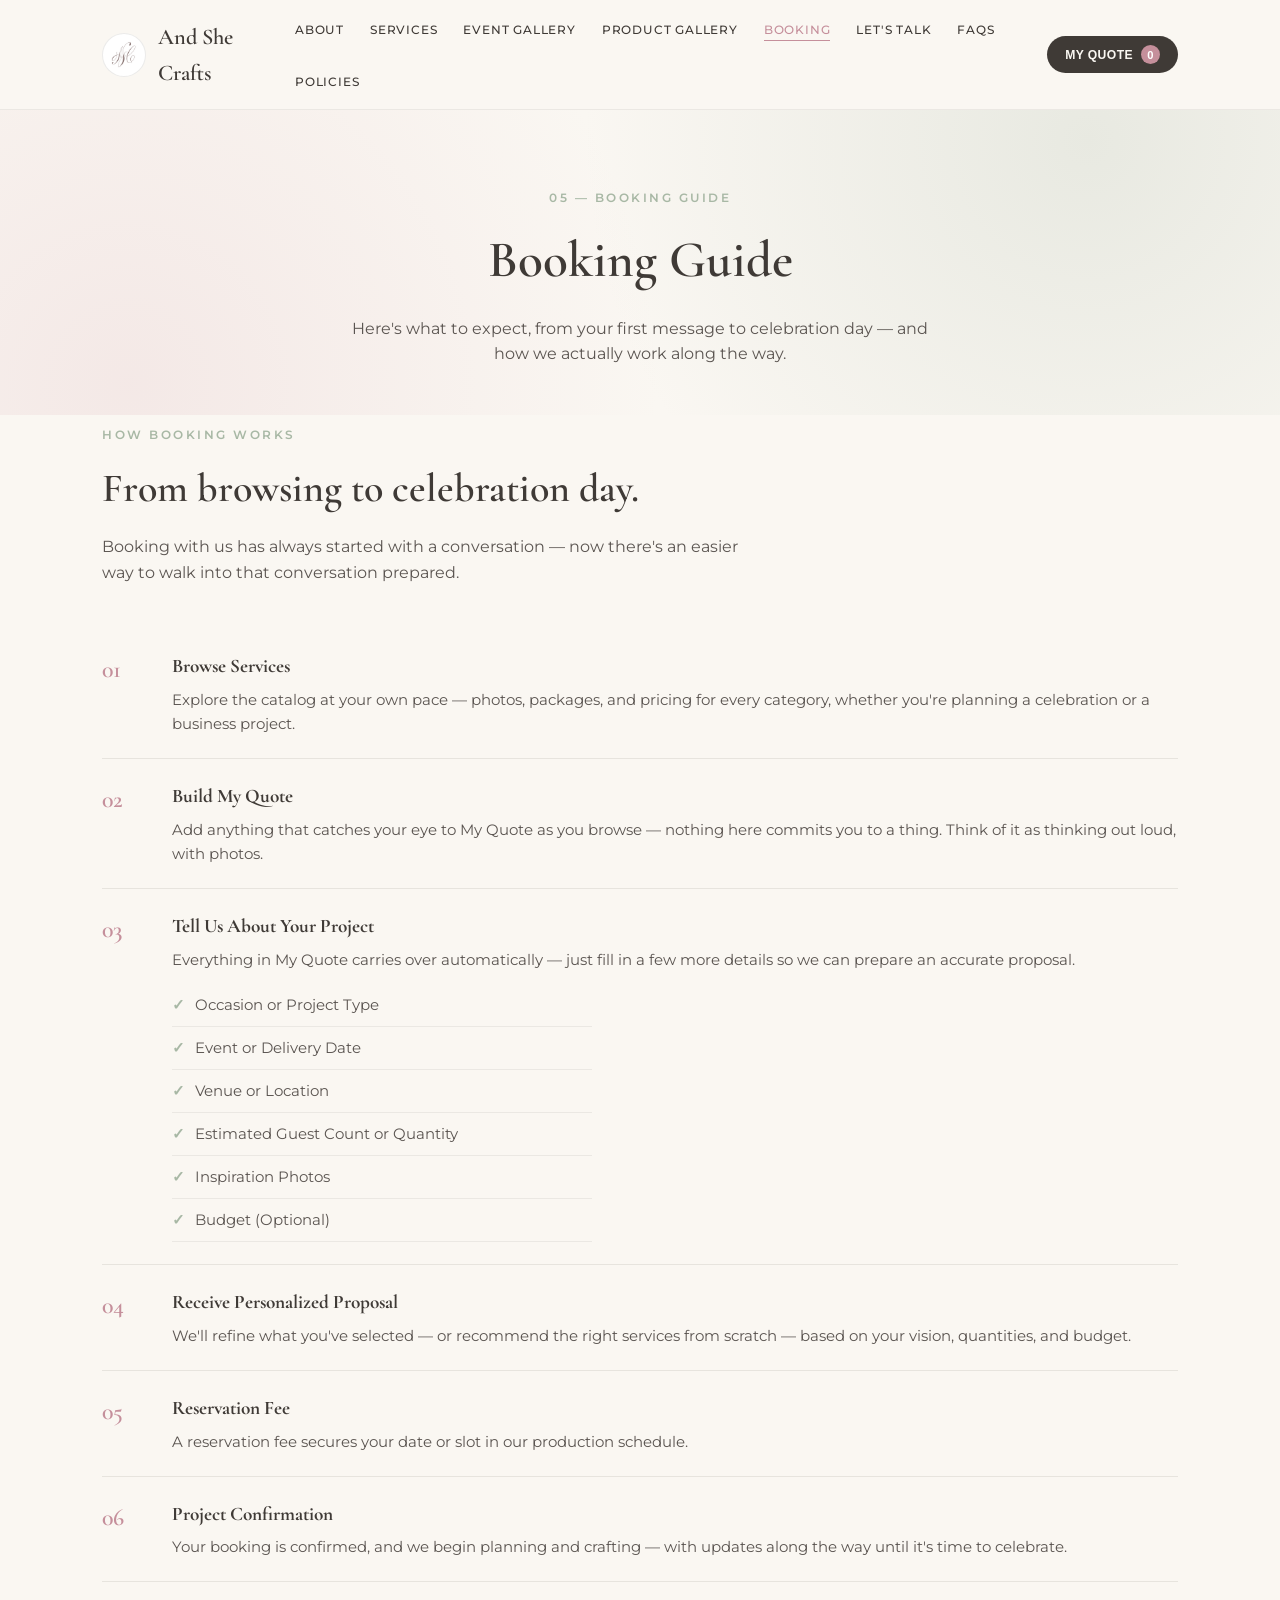
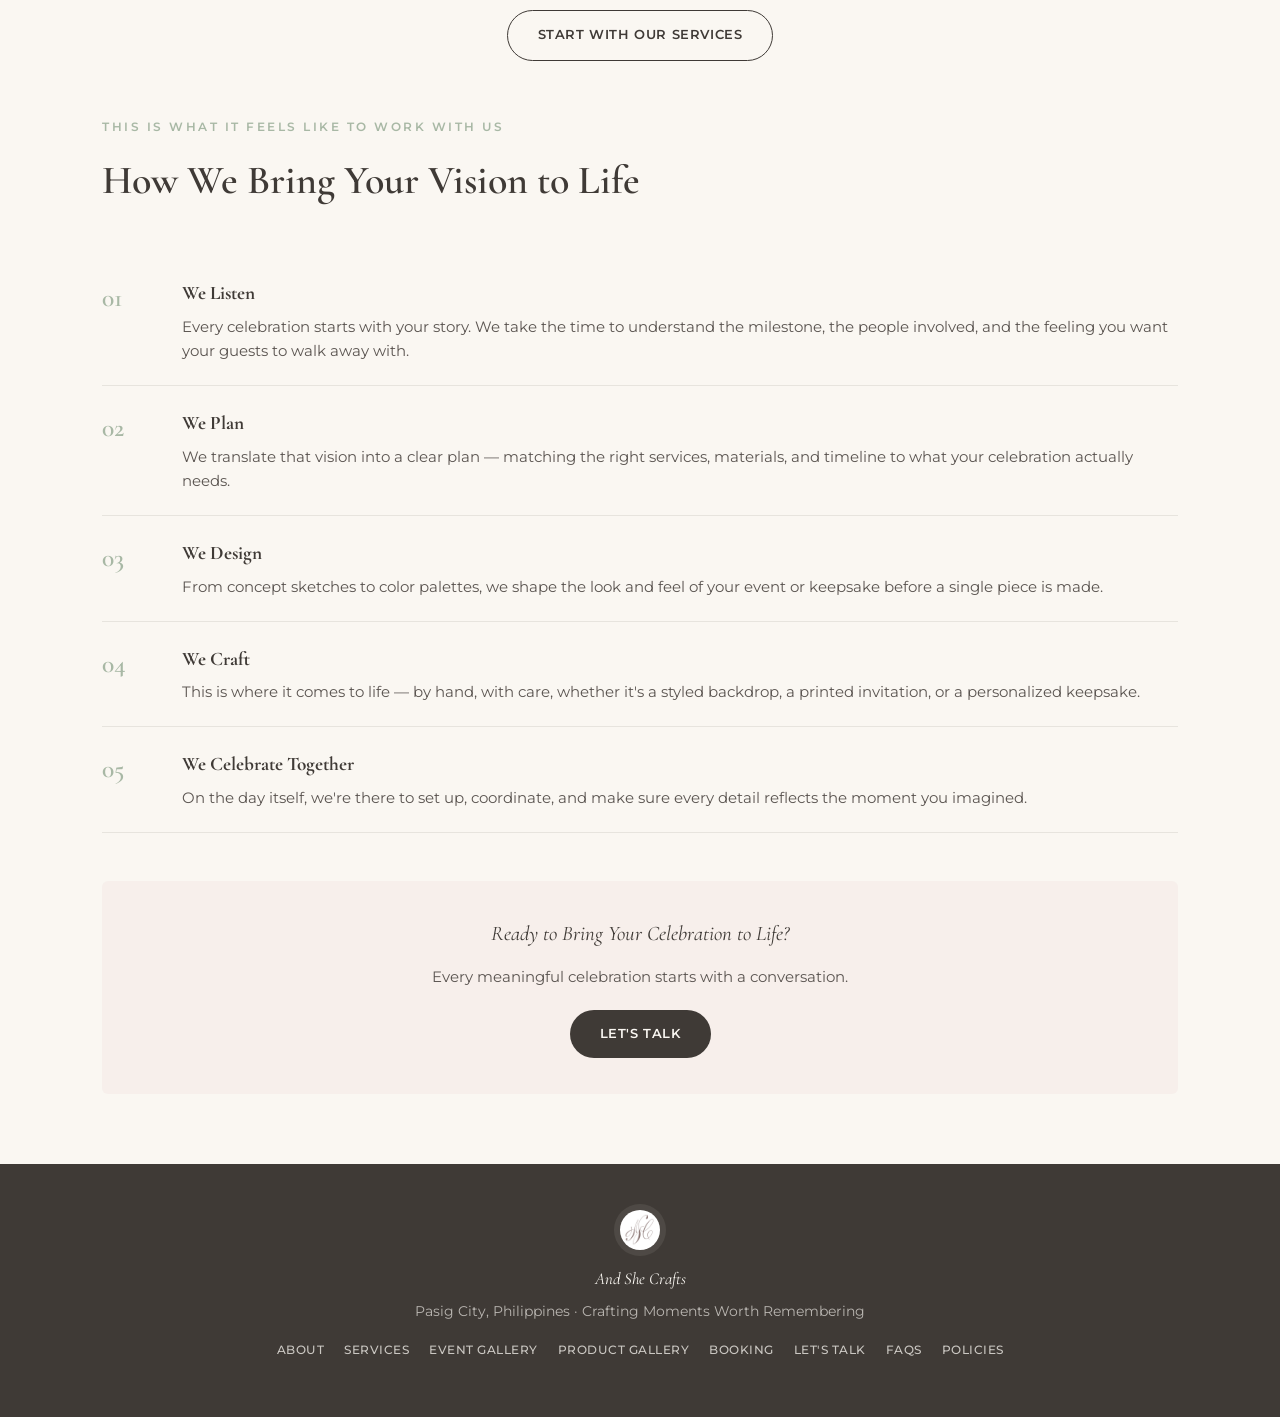
<file: booking-guide.html>
<!DOCTYPE html>
<html lang="en">
<head>
<meta charset="UTF-8">
<meta name="viewport" content="width=device-width, initial-scale=1.0">
<title>Booking Guide — And She Crafts</title>
<meta name="description" content="Everything you need to know about booking with And She Crafts, from inquiry to event day, and how we bring your celebration to life.">
<link rel="canonical" href="https://www.andshecrafts.com/booking-guide.html">

<!-- Open Graph -->
<meta property="og:type" content="website">
<meta property="og:site_name" content="And She Crafts">
<meta property="og:title" content="Booking Guide — And She Crafts">
<meta property="og:description" content="Everything you need to know about booking with And She Crafts, from inquiry to event day, and how we bring your celebration to life.">
<meta property="og:url" content="https://www.andshecrafts.com/booking-guide.html">
<meta property="og:image" content="https://www.andshecrafts.com/images/og-cover.jpg">
<meta property="og:image:width" content="1200">
<meta property="og:image:height" content="630">
<meta property="og:locale" content="en_PH">

<!-- Twitter Card -->
<meta name="twitter:card" content="summary_large_image">
<meta name="twitter:title" content="Booking Guide — And She Crafts">
<meta name="twitter:description" content="Everything you need to know about booking with And She Crafts, from inquiry to event day, and how we bring your celebration to life.">
<meta name="twitter:image" content="https://www.andshecrafts.com/images/og-cover.jpg">
<link rel="icon" type="image/x-icon" href="favicon.ico">
<link rel="icon" type="image/png" sizes="16x16" href="images/favicon/favicon-16x16.png">
<link rel="icon" type="image/png" sizes="32x32" href="images/favicon/favicon-32x32.png">
<link rel="icon" type="image/png" sizes="48x48" href="images/favicon/favicon-48x48.png">
<link rel="apple-touch-icon" sizes="180x180" href="images/favicon/apple-touch-icon.png">
<link rel="icon" type="image/png" sizes="192x192" href="images/favicon/android-chrome-192x192.png">
<link rel="icon" type="image/png" sizes="512x512" href="images/favicon/android-chrome-512x512.png">
<link rel="manifest" href="site.webmanifest">
<link rel="stylesheet" href="css/style.css">
</head>
<body>

<header>
  <div class="nav-wrap">
    <a href="index.html" class="logo"><img src="images/asc-logo.png" alt="And She Crafts logo"> And She Crafts</a>
    <button class="nav-toggle" id="navToggle" aria-label="Open menu">☰</button>    <nav><ul id="navList"><li><a href="about.html">About</a></li><li><a href="services.html">Services</a></li><li><a href="event-gallery.html">Event Gallery</a></li><li><a href="product-gallery.html">Product Gallery</a></li><li><a href="booking-guide.html" class="active">Booking</a></li><li><a href="lets-talk.html">Let's Talk</a></li><li><a href="faqs.html">FAQs</a></li><li><a href="policies.html">Policies</a></li></ul></nav>
    <button type="button" class="quote-nav-btn">My Quote <span class="quote-badge">0</span></button>
  </div>
</header>

<div class="page-banner">
  <span class="eyebrow">05 — Booking Guide</span>
  <h1>Booking Guide</h1>
  <p>Here's what to expect, from your first message to celebration day — and how we actually work along the way.</p>
</div>

<main>

  <section style="padding-top:10px;">
    <div class="container">
      <div class="section-head reveal">
        <span class="section-eyebrow">How Booking Works</span>
        <h2>From browsing to celebration day.</h2>
        <p class="lead-text">Booking with us has always started with a conversation — now there's an easier way to walk into that conversation prepared.</p>
      </div>
      
        <div class="reveal" style="display:grid;grid-template-columns:50px 1fr;gap:20px;padding:22px 0;border-bottom:1px solid rgba(63,58,54,0.1);">
          <span style="font-family:var(--serif);font-size:1.5rem;font-weight:600;color:var(--rose-deep);">01</span>
          <div><h3 style="font-family:var(--serif);font-size:1.2rem;margin-bottom:6px;">Browse Services</h3><p style="color:#5b5551;font-size:0.94rem;">Explore the catalog at your own pace — photos, packages, and pricing for every category, whether you're planning a celebration or a business project.</p></div>
        </div>
        <div class="reveal" style="display:grid;grid-template-columns:50px 1fr;gap:20px;padding:22px 0;border-bottom:1px solid rgba(63,58,54,0.1);">
          <span style="font-family:var(--serif);font-size:1.5rem;font-weight:600;color:var(--rose-deep);">02</span>
          <div><h3 style="font-family:var(--serif);font-size:1.2rem;margin-bottom:6px;">Build My Quote</h3><p style="color:#5b5551;font-size:0.94rem;">Add anything that catches your eye to My Quote as you browse — nothing here commits you to a thing. Think of it as thinking out loud, with photos.</p></div>
        </div>
        <div class="reveal" style="display:grid;grid-template-columns:50px 1fr;gap:20px;padding:22px 0;border-bottom:1px solid rgba(63,58,54,0.1);">
          <span style="font-family:var(--serif);font-size:1.5rem;font-weight:600;color:var(--rose-deep);">03</span>
          <div><h3 style="font-family:var(--serif);font-size:1.2rem;margin-bottom:6px;">Tell Us About Your Project</h3><p style="color:#5b5551;font-size:0.94rem;">Everything in My Quote carries over automatically — just fill in a few more details so we can prepare an accurate proposal.</p><ul class="simple-checklist" style="margin-top:12px;max-width:420px;"><li>Occasion or Project Type</li><li>Event or Delivery Date</li><li>Venue or Location</li><li>Estimated Guest Count or Quantity</li><li>Inspiration Photos</li><li>Budget (Optional)</li></ul></div>
        </div>
        <div class="reveal" style="display:grid;grid-template-columns:50px 1fr;gap:20px;padding:22px 0;border-bottom:1px solid rgba(63,58,54,0.1);">
          <span style="font-family:var(--serif);font-size:1.5rem;font-weight:600;color:var(--rose-deep);">04</span>
          <div><h3 style="font-family:var(--serif);font-size:1.2rem;margin-bottom:6px;">Receive Personalized Proposal</h3><p style="color:#5b5551;font-size:0.94rem;">We'll refine what you've selected — or recommend the right services from scratch — based on your vision, quantities, and budget.</p></div>
        </div>
        <div class="reveal" style="display:grid;grid-template-columns:50px 1fr;gap:20px;padding:22px 0;border-bottom:1px solid rgba(63,58,54,0.1);">
          <span style="font-family:var(--serif);font-size:1.5rem;font-weight:600;color:var(--rose-deep);">05</span>
          <div><h3 style="font-family:var(--serif);font-size:1.2rem;margin-bottom:6px;">Reservation Fee</h3><p style="color:#5b5551;font-size:0.94rem;">A reservation fee secures your date or slot in our production schedule.</p></div>
        </div>
        <div class="reveal" style="display:grid;grid-template-columns:50px 1fr;gap:20px;padding:22px 0;border-bottom:1px solid rgba(63,58,54,0.1);">
          <span style="font-family:var(--serif);font-size:1.5rem;font-weight:600;color:var(--rose-deep);">06</span>
          <div><h3 style="font-family:var(--serif);font-size:1.2rem;margin-bottom:6px;">Project Confirmation</h3><p style="color:#5b5551;font-size:0.94rem;">Your booking is confirmed, and we begin planning and crafting — with updates along the way until it's time to celebrate.</p></div>
        </div>

      <div style="text-align:center;margin-top:28px;">
        <a href="services.html" class="btn btn-outline">Start With Our Services</a>
      </div>


      <div class="section-head reveal" style="margin-top:56px;">
        <span class="section-eyebrow">This Is What It Feels Like to Work With Us</span>
        <h2>How We Bring Your Vision to Life</h2>
      </div>
      
        <div class="reveal" style="display:grid;grid-template-columns:60px 1fr;gap:20px;padding:22px 0;border-bottom:1px solid rgba(63,58,54,0.1);">
          <span style="font-family:var(--serif);font-size:1.6rem;font-weight:600;color:var(--sage);">01</span>
          <div><h3 style="font-family:var(--serif);font-size:1.2rem;margin-bottom:6px;">We Listen</h3><p style="color:#5b5551;font-size:0.94rem;">Every celebration starts with your story. We take the time to understand the milestone, the people involved, and the feeling you want your guests to walk away with.</p></div>
        </div>
        <div class="reveal" style="display:grid;grid-template-columns:60px 1fr;gap:20px;padding:22px 0;border-bottom:1px solid rgba(63,58,54,0.1);">
          <span style="font-family:var(--serif);font-size:1.6rem;font-weight:600;color:var(--sage);">02</span>
          <div><h3 style="font-family:var(--serif);font-size:1.2rem;margin-bottom:6px;">We Plan</h3><p style="color:#5b5551;font-size:0.94rem;">We translate that vision into a clear plan — matching the right services, materials, and timeline to what your celebration actually needs.</p></div>
        </div>
        <div class="reveal" style="display:grid;grid-template-columns:60px 1fr;gap:20px;padding:22px 0;border-bottom:1px solid rgba(63,58,54,0.1);">
          <span style="font-family:var(--serif);font-size:1.6rem;font-weight:600;color:var(--sage);">03</span>
          <div><h3 style="font-family:var(--serif);font-size:1.2rem;margin-bottom:6px;">We Design</h3><p style="color:#5b5551;font-size:0.94rem;">From concept sketches to color palettes, we shape the look and feel of your event or keepsake before a single piece is made.</p></div>
        </div>
        <div class="reveal" style="display:grid;grid-template-columns:60px 1fr;gap:20px;padding:22px 0;border-bottom:1px solid rgba(63,58,54,0.1);">
          <span style="font-family:var(--serif);font-size:1.6rem;font-weight:600;color:var(--sage);">04</span>
          <div><h3 style="font-family:var(--serif);font-size:1.2rem;margin-bottom:6px;">We Craft</h3><p style="color:#5b5551;font-size:0.94rem;">This is where it comes to life — by hand, with care, whether it's a styled backdrop, a printed invitation, or a personalized keepsake.</p></div>
        </div>
        <div class="reveal" style="display:grid;grid-template-columns:60px 1fr;gap:20px;padding:22px 0;border-bottom:1px solid rgba(63,58,54,0.1);">
          <span style="font-family:var(--serif);font-size:1.6rem;font-weight:600;color:var(--sage);">05</span>
          <div><h3 style="font-family:var(--serif);font-size:1.2rem;margin-bottom:6px;">We Celebrate Together</h3><p style="color:#5b5551;font-size:0.94rem;">On the day itself, we're there to set up, coordinate, and make sure every detail reflects the moment you imagined.</p></div>
        </div>

      
      <div class="continue-strip reveal">
        <p>Ready to Bring Your Celebration to Life?</p>
        <p style="font-family:var(--sans);font-size:0.92rem;color:#5b5551;font-style:normal;margin-bottom:20px;">Every meaningful celebration starts with a conversation.</p>
        <a href="lets-talk.html" class="btn btn-primary">Let's Talk</a>
      </div>
    </div>
  </section>

</main>

<footer>
  <div class="foot-logo"><img src="images/asc-logo.png" alt="And She Crafts logo"><div>And She Crafts</div></div>
  <p>Pasig City, Philippines · Crafting Moments Worth Remembering</p>
  <nav><ul><li><a href="about.html">About</a></li><li><a href="services.html">Services</a></li><li><a href="event-gallery.html">Event Gallery</a></li><li><a href="product-gallery.html">Product Gallery</a></li><li><a href="booking-guide.html">Booking</a></li><li><a href="lets-talk.html">Let's Talk</a></li><li><a href="faqs.html">FAQs</a></li><li><a href="policies.html">Policies</a></li></ul></nav>
</footer>


<div class="quote-drawer-overlay" id="quoteDrawerOverlay">
  <div class="quote-drawer">
    <div class="quote-drawer-head">
      <h3>My Quote</h3>
      <button class="quote-drawer-close" aria-label="Close">✕</button>
    </div>
    <div class="quote-drawer-body"></div>
    <div class="quote-drawer-foot">
      <div class="qd-total"><span>Estimated Total</span><span class="qd-total-value">₱0</span></div>
      <p class="qd-note">Final quotations may vary depending on customization, materials, project requirements, and final discussion.</p>
      <a href="lets-talk.html" class="btn btn-primary">Proceed to Inquiry</a>
    </div>
  </div>
</div>
<button type="button" class="quote-fab"><span>My Quote</span><span class="quote-badge">0</span></button>

<script src="js/main.js"></script></body>
</html>
</file>
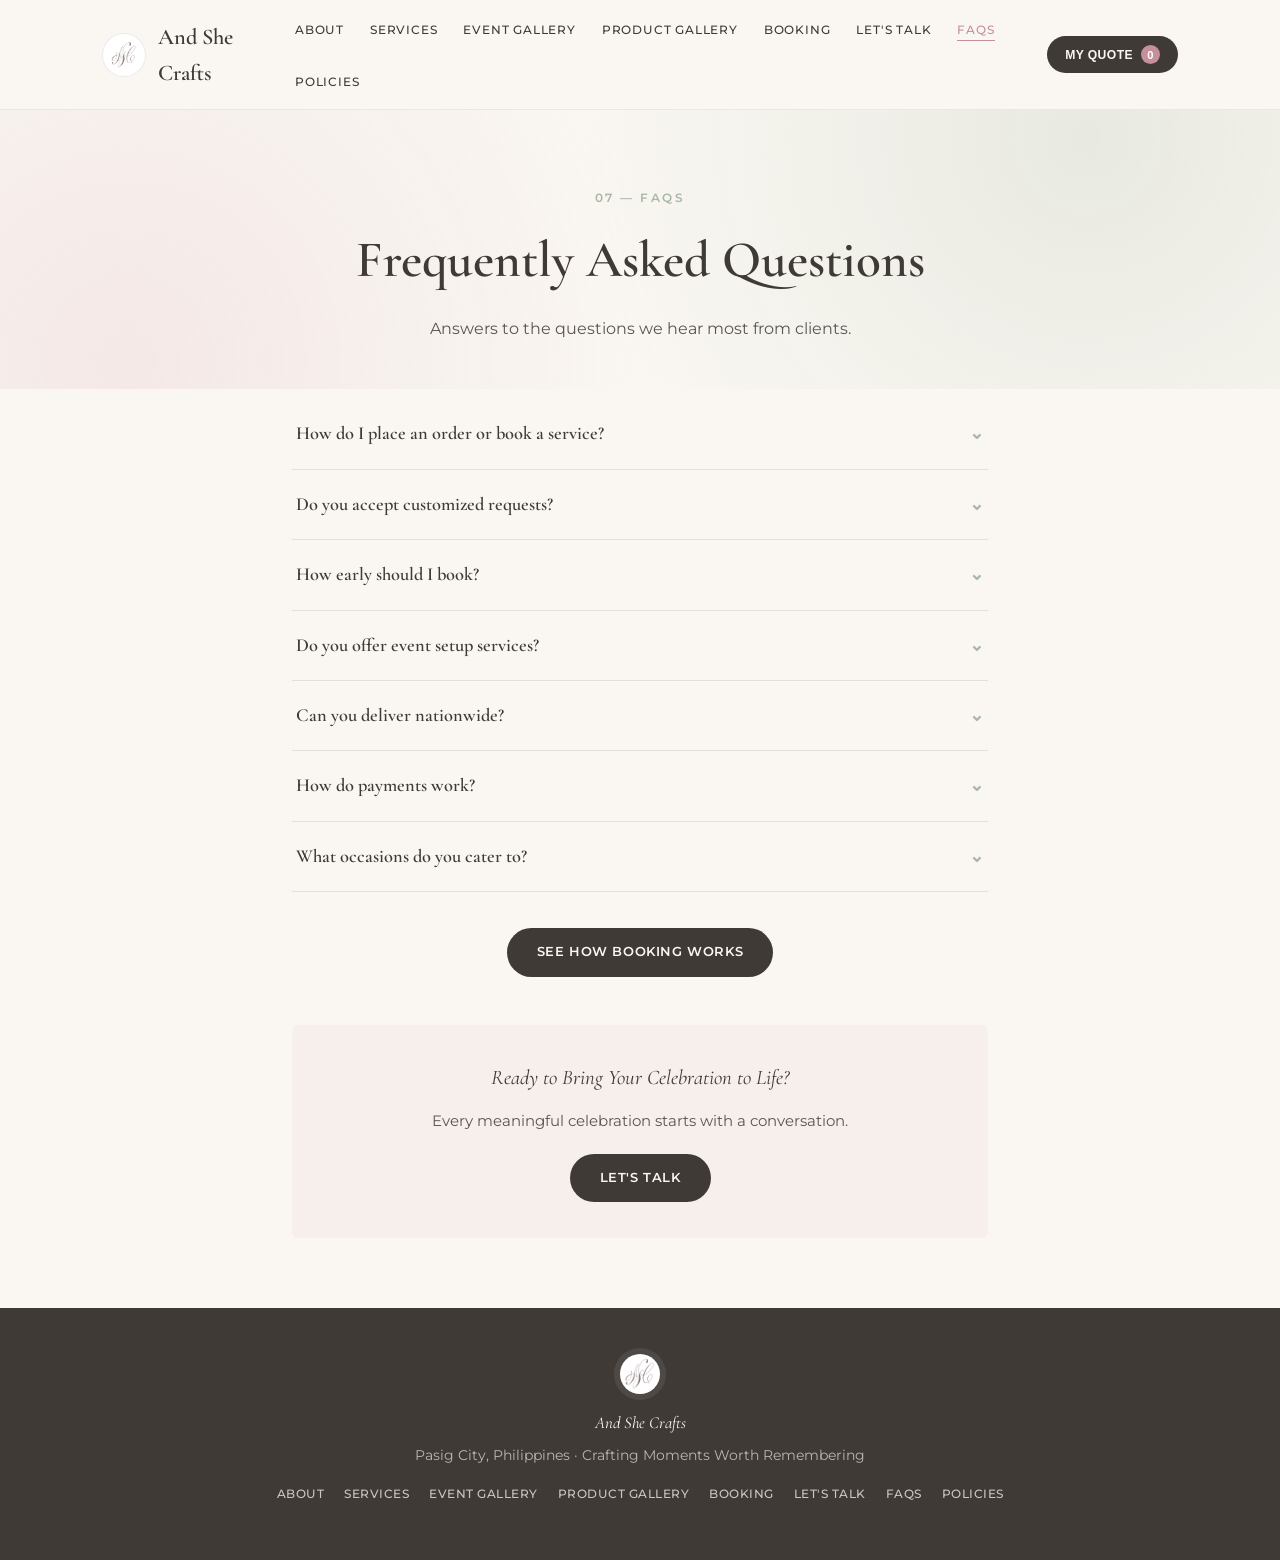
<file: faqs.html>
<!DOCTYPE html>
<html lang="en">
<head>
<meta charset="UTF-8">
<meta name="viewport" content="width=device-width, initial-scale=1.0">
<title>FAQs — And She Crafts</title>
<meta name="description" content="Answers to common questions about booking, pricing, timelines, and customization at And She Crafts.">
<link rel="canonical" href="https://www.andshecrafts.com/faqs.html">

<!-- Open Graph -->
<meta property="og:type" content="website">
<meta property="og:site_name" content="And She Crafts">
<meta property="og:title" content="FAQs — And She Crafts">
<meta property="og:description" content="Answers to common questions about booking, pricing, timelines, and customization at And She Crafts.">
<meta property="og:url" content="https://www.andshecrafts.com/faqs.html">
<meta property="og:image" content="https://www.andshecrafts.com/images/og-cover.jpg">
<meta property="og:image:width" content="1200">
<meta property="og:image:height" content="630">
<meta property="og:locale" content="en_PH">

<!-- Twitter Card -->
<meta name="twitter:card" content="summary_large_image">
<meta name="twitter:title" content="FAQs — And She Crafts">
<meta name="twitter:description" content="Answers to common questions about booking, pricing, timelines, and customization at And She Crafts.">
<meta name="twitter:image" content="https://www.andshecrafts.com/images/og-cover.jpg">
<link rel="icon" type="image/x-icon" href="favicon.ico">
<link rel="icon" type="image/png" sizes="16x16" href="images/favicon/favicon-16x16.png">
<link rel="icon" type="image/png" sizes="32x32" href="images/favicon/favicon-32x32.png">
<link rel="icon" type="image/png" sizes="48x48" href="images/favicon/favicon-48x48.png">
<link rel="apple-touch-icon" sizes="180x180" href="images/favicon/apple-touch-icon.png">
<link rel="icon" type="image/png" sizes="192x192" href="images/favicon/android-chrome-192x192.png">
<link rel="icon" type="image/png" sizes="512x512" href="images/favicon/android-chrome-512x512.png">
<link rel="manifest" href="site.webmanifest">
<script type="application/ld+json">
{
  "@context": "https://schema.org",
  "@type": "FAQPage",
  "mainEntity": [
    {
      "@type": "Question",
      "name": "How do I place an order or book a service?",
      "acceptedAnswer": {
        "@type": "Answer",
        "text": "Simply send us a message through Facebook, Instagram, or email. To help us prepare an accurate quotation, please include the following details if available: 🎉 Type of celebration or project (Birthday, Wedding, Debut, Baptism, Business, etc.) 📅 Event or preferred delivery date 📍 Venue or location (if applicable) 🛍 Service(s) you're interested in 👥 Estimated number of guests or quantity needed 💡 Your ideas, theme, colors, or inspiration (optional but helpful) 💰 Budget range (optional, so we can recommend suitable options) Don't worry if you don't have all the details yet — we'll gladly guide you through the planning process and help you find the best option for your celebration."
      }
    },
    {
      "@type": "Question",
      "name": "Do you accept customized requests?",
      "acceptedAnswer": {
        "@type": "Answer",
        "text": "Yes! Personalization is one of ASC's specialties. Whether it's handcrafted keepsakes, event styling, printed materials, or gifts, we'd love to create something unique for your celebration."
      }
    },
    {
      "@type": "Question",
      "name": "How early should I book?",
      "acceptedAnswer": {
        "@type": "Answer",
        "text": "We recommend booking at least 2–4 weeks in advance, especially during peak celebration seasons, to ensure availability and enough time for production."
      }
    },
    {
      "@type": "Question",
      "name": "Do you offer event setup services?",
      "acceptedAnswer": {
        "@type": "Answer",
        "text": "Yes. Depending on your chosen package, we can provide event styling, backdrop setup, rentals, and on-site coordination."
      }
    },
    {
      "@type": "Question",
      "name": "Can you deliver nationwide?",
      "acceptedAnswer": {
        "@type": "Answer",
        "text": "Availability depends on the product or service. Digital and printed items can often be shipped, while event services are currently available within our service areas."
      }
    },
    {
      "@type": "Question",
      "name": "How do payments work?",
      "acceptedAnswer": {
        "@type": "Answer",
        "text": "A reservation fee may be required to confirm your booking. The remaining balance can be settled according to the agreed schedule. See our Policies page for full payment terms."
      }
    },
    {
      "@type": "Question",
      "name": "What occasions do you cater to?",
      "acceptedAnswer": {
        "@type": "Answer",
        "text": "We proudly serve: Weddings Debuts Birthdays Baptisms Corporate Events Business Branding School Events Special Celebrations"
      }
    }
  ]
}
</script>
<link rel="stylesheet" href="css/style.css">
</head>
<body>

<header>
  <div class="nav-wrap">
    <a href="index.html" class="logo"><img src="images/asc-logo.png" alt="And She Crafts logo"> And She Crafts</a>
    <button class="nav-toggle" id="navToggle" aria-label="Open menu">☰</button>    <nav><ul id="navList"><li><a href="about.html">About</a></li><li><a href="services.html">Services</a></li><li><a href="event-gallery.html">Event Gallery</a></li><li><a href="product-gallery.html">Product Gallery</a></li><li><a href="booking-guide.html">Booking</a></li><li><a href="lets-talk.html">Let's Talk</a></li><li><a href="faqs.html" class="active">FAQs</a></li><li><a href="policies.html">Policies</a></li></ul></nav>
    <button type="button" class="quote-nav-btn">My Quote <span class="quote-badge">0</span></button>
  </div>
</header>

<div class="page-banner">
  <span class="eyebrow">07 — FAQs</span>
  <h1>Frequently Asked Questions</h1>
  <p>Answers to the questions we hear most from clients.</p>
</div>

<main>

  <section style="padding-top:10px;">
    <div class="container" style="max-width:760px;">
      
        <details class="faq-item reveal">
          <summary>How do I place an order or book a service?<span class="chevron">⌄</span></summary>
          <div class="faq-answer">Simply send us a message through Facebook, Instagram, or email. To help us prepare an accurate quotation, please include the following details if available:
        <ul style="list-style:none;padding:0;margin-top:14px;">
          <li style="display:flex;gap:12px;align-items:flex-start;padding:10px 0;border-bottom:1px solid rgba(63,58,54,0.08);">
            <span style="font-size:1.1rem;">🎉</span>
            <span>Type of celebration or project <span style="color:#8a8580;">(Birthday, Wedding, Debut, Baptism, Business, etc.)</span></span>
          </li>
          <li style="display:flex;gap:12px;align-items:flex-start;padding:10px 0;border-bottom:1px solid rgba(63,58,54,0.08);">
            <span style="font-size:1.1rem;">📅</span>
            <span>Event or preferred delivery date</span>
          </li>
          <li style="display:flex;gap:12px;align-items:flex-start;padding:10px 0;border-bottom:1px solid rgba(63,58,54,0.08);">
            <span style="font-size:1.1rem;">📍</span>
            <span>Venue or location <span style="color:#8a8580;">(if applicable)</span></span>
          </li>
          <li style="display:flex;gap:12px;align-items:flex-start;padding:10px 0;border-bottom:1px solid rgba(63,58,54,0.08);">
            <span style="font-size:1.1rem;">🛍</span>
            <span>Service(s) you're interested in</span>
          </li>
          <li style="display:flex;gap:12px;align-items:flex-start;padding:10px 0;border-bottom:1px solid rgba(63,58,54,0.08);">
            <span style="font-size:1.1rem;">👥</span>
            <span>Estimated number of guests or quantity needed <span style="color:#8a8580;"></span></span>
          </li>
          <li style="display:flex;gap:12px;align-items:flex-start;padding:10px 0;border-bottom:1px solid rgba(63,58,54,0.08);">
            <span style="font-size:1.1rem;">💡</span>
            <span>Your ideas, theme, colors, or inspiration <span style="color:#8a8580;">(optional but helpful)</span></span>
          </li>
          <li style="display:flex;gap:12px;align-items:flex-start;padding:10px 0;border-bottom:1px solid rgba(63,58,54,0.08);">
            <span style="font-size:1.1rem;">💰</span>
            <span>Budget range <span style="color:#8a8580;">(optional, so we can recommend suitable options)</span></span>
          </li></ul>
        <p style="margin-top:14px;">Don't worry if you don't have all the details yet — we'll gladly guide you through the planning process and help you find the best option for your celebration.</p></div>
        </details>
        <details class="faq-item reveal">
          <summary>Do you accept customized requests?<span class="chevron">⌄</span></summary>
          <div class="faq-answer">Yes! Personalization is one of ASC's specialties. Whether it's handcrafted keepsakes, event styling, printed materials, or gifts, we'd love to create something unique for your celebration.</div>
        </details>
        <details class="faq-item reveal">
          <summary>How early should I book?<span class="chevron">⌄</span></summary>
          <div class="faq-answer">We recommend booking at least 2–4 weeks in advance, especially during peak celebration seasons, to ensure availability and enough time for production.</div>
        </details>
        <details class="faq-item reveal">
          <summary>Do you offer event setup services?<span class="chevron">⌄</span></summary>
          <div class="faq-answer">Yes. Depending on your chosen package, we can provide event styling, backdrop setup, rentals, and on-site coordination.</div>
        </details>
        <details class="faq-item reveal">
          <summary>Can you deliver nationwide?<span class="chevron">⌄</span></summary>
          <div class="faq-answer">Availability depends on the product or service. Digital and printed items can often be shipped, while event services are currently available within our service areas.</div>
        </details>
        <details class="faq-item reveal">
          <summary>How do payments work?<span class="chevron">⌄</span></summary>
          <div class="faq-answer">A reservation fee may be required to confirm your booking. The remaining balance can be settled according to the agreed schedule. See our Policies page for full payment terms.</div>
        </details>
        <details class="faq-item reveal">
          <summary>What occasions do you cater to?<span class="chevron">⌄</span></summary>
          <div class="faq-answer">We proudly serve:
        <div class="badge-row" style="margin-top:12px;">
          <span class="badge">Weddings</span><span class="badge">Debuts</span><span class="badge">Birthdays</span>
          <span class="badge">Baptisms</span><span class="badge">Corporate Events</span><span class="badge">Business Branding</span>
          <span class="badge">School Events</span><span class="badge">Special Celebrations</span>
        </div></div>
        </details>
      <div style="text-align:center;margin-top:36px;">
        <a href="booking-guide.html" class="btn btn-primary">See How Booking Works</a>
      </div>
      
      <div class="continue-strip reveal">
        <p>Ready to Bring Your Celebration to Life?</p>
        <p style="font-family:var(--sans);font-size:0.92rem;color:#5b5551;font-style:normal;margin-bottom:20px;">Every meaningful celebration starts with a conversation.</p>
        <a href="lets-talk.html" class="btn btn-primary">Let's Talk</a>
      </div>
    </div>
  </section>

</main>

<footer>
  <div class="foot-logo"><img src="images/asc-logo.png" alt="And She Crafts logo"><div>And She Crafts</div></div>
  <p>Pasig City, Philippines · Crafting Moments Worth Remembering</p>
  <nav><ul><li><a href="about.html">About</a></li><li><a href="services.html">Services</a></li><li><a href="event-gallery.html">Event Gallery</a></li><li><a href="product-gallery.html">Product Gallery</a></li><li><a href="booking-guide.html">Booking</a></li><li><a href="lets-talk.html">Let's Talk</a></li><li><a href="faqs.html">FAQs</a></li><li><a href="policies.html">Policies</a></li></ul></nav>
</footer>


<div class="quote-drawer-overlay" id="quoteDrawerOverlay">
  <div class="quote-drawer">
    <div class="quote-drawer-head">
      <h3>My Quote</h3>
      <button class="quote-drawer-close" aria-label="Close">✕</button>
    </div>
    <div class="quote-drawer-body"></div>
    <div class="quote-drawer-foot">
      <div class="qd-total"><span>Estimated Total</span><span class="qd-total-value">₱0</span></div>
      <p class="qd-note">Final quotations may vary depending on customization, materials, project requirements, and final discussion.</p>
      <a href="lets-talk.html" class="btn btn-primary">Proceed to Inquiry</a>
    </div>
  </div>
</div>
<button type="button" class="quote-fab"><span>My Quote</span><span class="quote-badge">0</span></button>

<script src="js/main.js"></script></body>
</html>
</file>
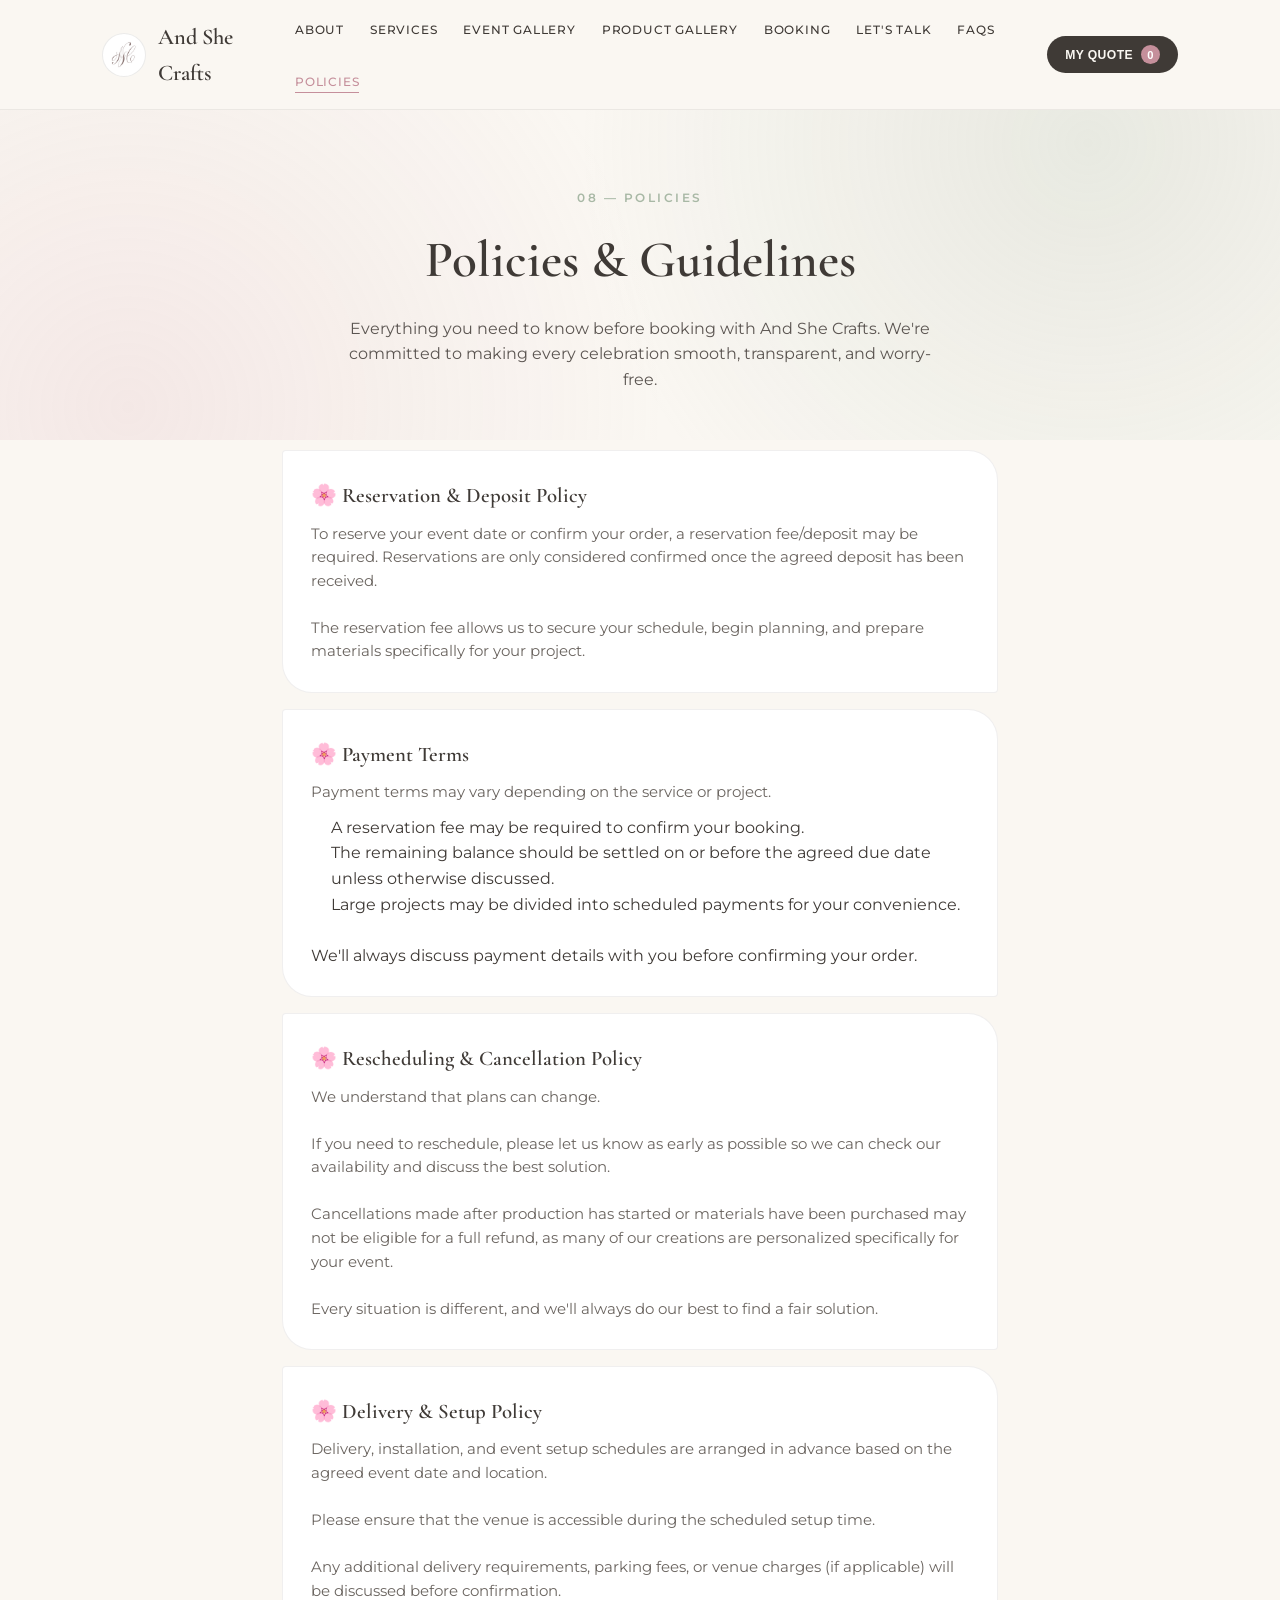
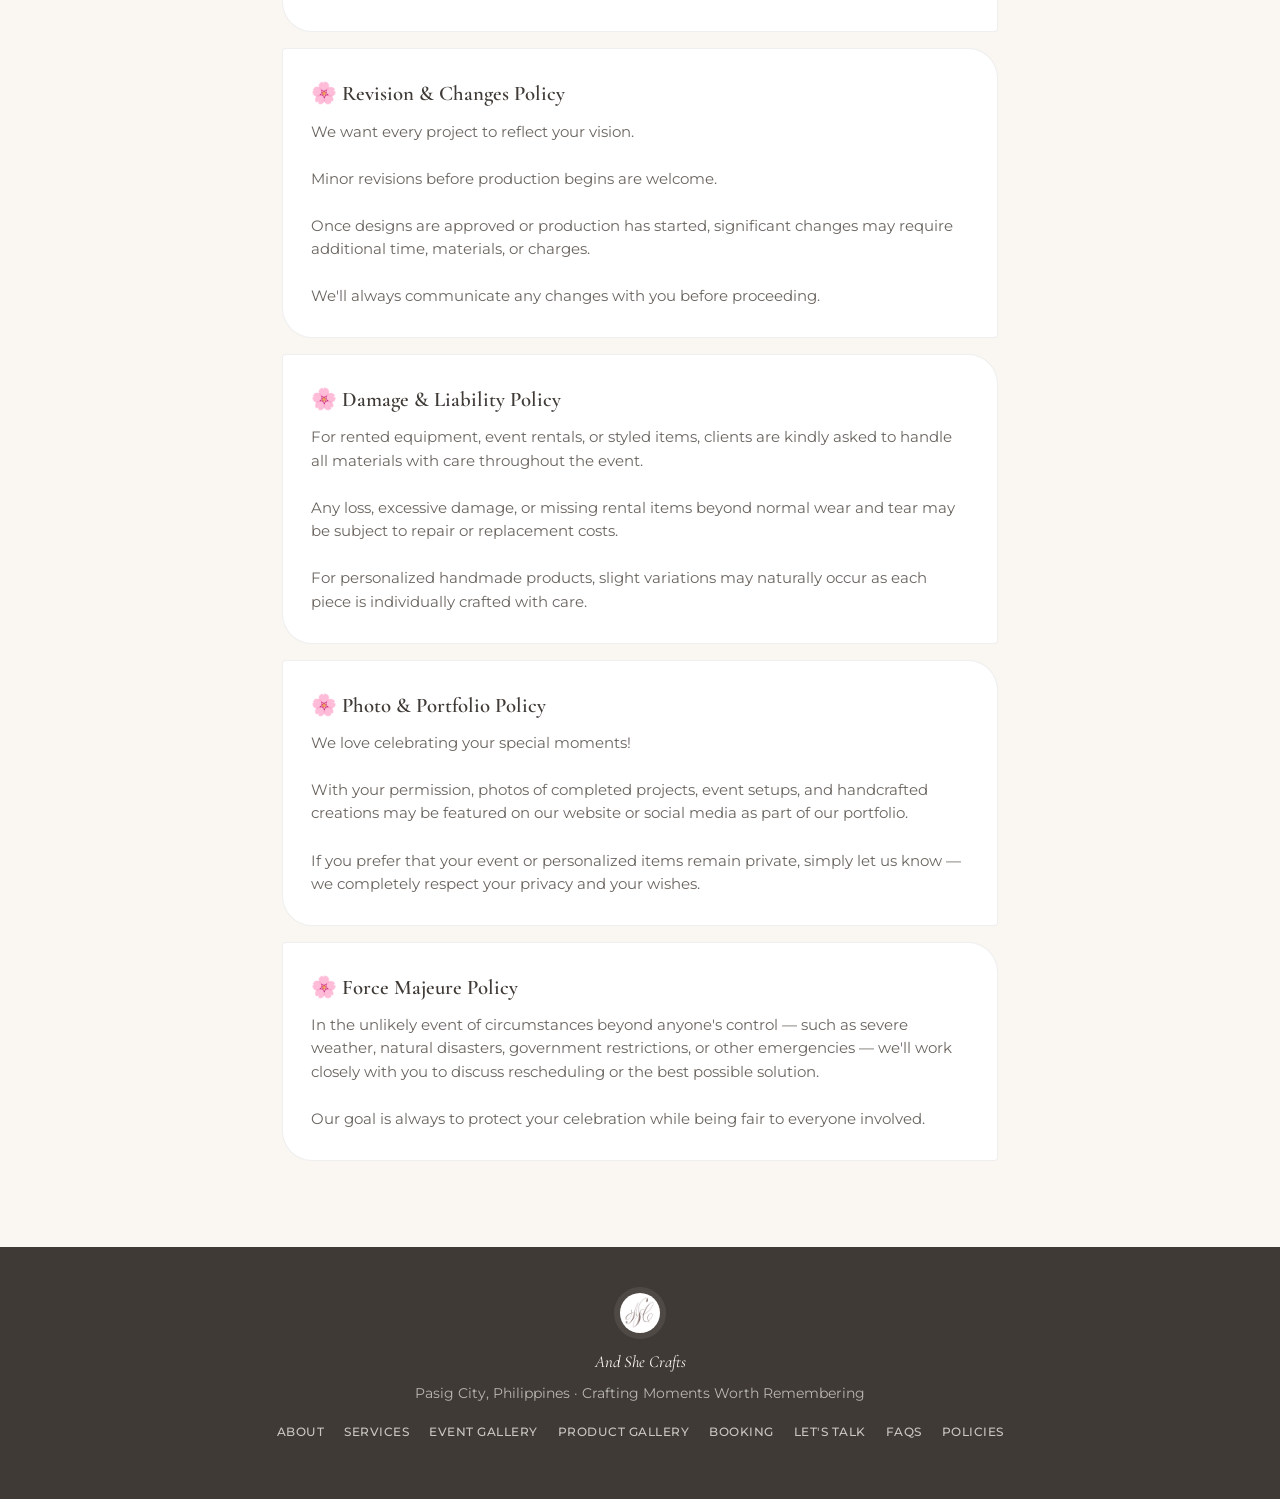
<file: policies.html>
<!DOCTYPE html>
<html lang="en">
<head>
<meta charset="UTF-8">
<meta name="viewport" content="width=device-width, initial-scale=1.0">
<title>Policies & Guidelines — And She Crafts</title>
<meta name="description" content="Reservation, payment, and rescheduling policies for And She Crafts, everything you need to know before booking with us.">
<link rel="canonical" href="https://www.andshecrafts.com/policies.html">

<!-- Open Graph -->
<meta property="og:type" content="website">
<meta property="og:site_name" content="And She Crafts">
<meta property="og:title" content="Policies & Guidelines — And She Crafts">
<meta property="og:description" content="Reservation, payment, and rescheduling policies for And She Crafts, everything you need to know before booking with us.">
<meta property="og:url" content="https://www.andshecrafts.com/policies.html">
<meta property="og:image" content="https://www.andshecrafts.com/images/og-cover.jpg">
<meta property="og:image:width" content="1200">
<meta property="og:image:height" content="630">
<meta property="og:locale" content="en_PH">

<!-- Twitter Card -->
<meta name="twitter:card" content="summary_large_image">
<meta name="twitter:title" content="Policies & Guidelines — And She Crafts">
<meta name="twitter:description" content="Reservation, payment, and rescheduling policies for And She Crafts, everything you need to know before booking with us.">
<meta name="twitter:image" content="https://www.andshecrafts.com/images/og-cover.jpg">
<link rel="icon" type="image/x-icon" href="favicon.ico">
<link rel="icon" type="image/png" sizes="16x16" href="images/favicon/favicon-16x16.png">
<link rel="icon" type="image/png" sizes="32x32" href="images/favicon/favicon-32x32.png">
<link rel="icon" type="image/png" sizes="48x48" href="images/favicon/favicon-48x48.png">
<link rel="apple-touch-icon" sizes="180x180" href="images/favicon/apple-touch-icon.png">
<link rel="icon" type="image/png" sizes="192x192" href="images/favicon/android-chrome-192x192.png">
<link rel="icon" type="image/png" sizes="512x512" href="images/favicon/android-chrome-512x512.png">
<link rel="manifest" href="site.webmanifest">
<link rel="stylesheet" href="css/style.css">
</head>
<body>

<header>
  <div class="nav-wrap">
    <a href="index.html" class="logo"><img src="images/asc-logo.png" alt="And She Crafts logo"> And She Crafts</a>
    <button class="nav-toggle" id="navToggle" aria-label="Open menu">☰</button>    <nav><ul id="navList"><li><a href="about.html">About</a></li><li><a href="services.html">Services</a></li><li><a href="event-gallery.html">Event Gallery</a></li><li><a href="product-gallery.html">Product Gallery</a></li><li><a href="booking-guide.html">Booking</a></li><li><a href="lets-talk.html">Let's Talk</a></li><li><a href="faqs.html">FAQs</a></li><li><a href="policies.html" class="active">Policies</a></li></ul></nav>
    <button type="button" class="quote-nav-btn">My Quote <span class="quote-badge">0</span></button>
  </div>
</header>

<div class="page-banner">
  <span class="eyebrow">08 — Policies</span>
  <h1>Policies & Guidelines</h1>
  <p>Everything you need to know before booking with And She Crafts. We're committed to making every celebration smooth, transparent, and worry-free.</p>
</div>

<main>

  <section style="padding-top:10px;">
    <div class="container" style="max-width:780px;">
      <h2 class="sr-only">Our Policies</h2>
        <div class="info-card reveal" style="margin-bottom:16px;">
          <h3>🌸 Reservation & Deposit Policy</h3>
          <p style="margin-top:8px;">To reserve your event date or confirm your order, a reservation fee/deposit may be required. Reservations are only considered confirmed once the agreed deposit has been received.<br><br>The reservation fee allows us to secure your schedule, begin planning, and prepare materials specifically for your project.</p>
        </div>
        <div class="info-card reveal" style="margin-bottom:16px;">
          <h3>🌸 Payment Terms</h3>
          <p style="margin-top:8px;">Payment terms may vary depending on the service or project.<ul style='margin-top:10px;padding-left:20px;'><li>A reservation fee may be required to confirm your booking.</li><li>The remaining balance should be settled on or before the agreed due date unless otherwise discussed.</li><li>Large projects may be divided into scheduled payments for your convenience.</li></ul><br>We'll always discuss payment details with you before confirming your order.</p>
        </div>
        <div class="info-card reveal" style="margin-bottom:16px;">
          <h3>🌸 Rescheduling & Cancellation Policy</h3>
          <p style="margin-top:8px;">We understand that plans can change.<br><br>If you need to reschedule, please let us know as early as possible so we can check our availability and discuss the best solution.<br><br>Cancellations made after production has started or materials have been purchased may not be eligible for a full refund, as many of our creations are personalized specifically for your event.<br><br>Every situation is different, and we'll always do our best to find a fair solution.</p>
        </div>
        <div class="info-card reveal" style="margin-bottom:16px;">
          <h3>🌸 Delivery & Setup Policy</h3>
          <p style="margin-top:8px;">Delivery, installation, and event setup schedules are arranged in advance based on the agreed event date and location.<br><br>Please ensure that the venue is accessible during the scheduled setup time.<br><br>Any additional delivery requirements, parking fees, or venue charges (if applicable) will be discussed before confirmation.</p>
        </div>
        <div class="info-card reveal" style="margin-bottom:16px;">
          <h3>🌸 Revision & Changes Policy</h3>
          <p style="margin-top:8px;">We want every project to reflect your vision.<br><br>Minor revisions before production begins are welcome.<br><br>Once designs are approved or production has started, significant changes may require additional time, materials, or charges.<br><br>We'll always communicate any changes with you before proceeding.</p>
        </div>
        <div class="info-card reveal" style="margin-bottom:16px;">
          <h3>🌸 Damage & Liability Policy</h3>
          <p style="margin-top:8px;">For rented equipment, event rentals, or styled items, clients are kindly asked to handle all materials with care throughout the event.<br><br>Any loss, excessive damage, or missing rental items beyond normal wear and tear may be subject to repair or replacement costs.<br><br>For personalized handmade products, slight variations may naturally occur as each piece is individually crafted with care.</p>
        </div>
        <div class="info-card reveal" style="margin-bottom:16px;">
          <h3>🌸 Photo & Portfolio Policy</h3>
          <p style="margin-top:8px;">We love celebrating your special moments!<br><br>With your permission, photos of completed projects, event setups, and handcrafted creations may be featured on our website or social media as part of our portfolio.<br><br>If you prefer that your event or personalized items remain private, simply let us know — we completely respect your privacy and your wishes.</p>
        </div>
        <div class="info-card reveal" style="margin-bottom:16px;">
          <h3>🌸 Force Majeure Policy</h3>
          <p style="margin-top:8px;">In the unlikely event of circumstances beyond anyone's control — such as severe weather, natural disasters, government restrictions, or other emergencies — we'll work closely with you to discuss rescheduling or the best possible solution.<br><br>Our goal is always to protect your celebration while being fair to everyone involved.</p>
        </div>
    </div>
  </section>

</main>

<footer>
  <div class="foot-logo"><img src="images/asc-logo.png" alt="And She Crafts logo"><div>And She Crafts</div></div>
  <p>Pasig City, Philippines · Crafting Moments Worth Remembering</p>
  <nav><ul><li><a href="about.html">About</a></li><li><a href="services.html">Services</a></li><li><a href="event-gallery.html">Event Gallery</a></li><li><a href="product-gallery.html">Product Gallery</a></li><li><a href="booking-guide.html">Booking</a></li><li><a href="lets-talk.html">Let's Talk</a></li><li><a href="faqs.html">FAQs</a></li><li><a href="policies.html">Policies</a></li></ul></nav>
</footer>


<div class="quote-drawer-overlay" id="quoteDrawerOverlay">
  <div class="quote-drawer">
    <div class="quote-drawer-head">
      <h3>My Quote</h3>
      <button class="quote-drawer-close" aria-label="Close">✕</button>
    </div>
    <div class="quote-drawer-body"></div>
    <div class="quote-drawer-foot">
      <div class="qd-total"><span>Estimated Total</span><span class="qd-total-value">₱0</span></div>
      <p class="qd-note">Final quotations may vary depending on customization, materials, project requirements, and final discussion.</p>
      <a href="lets-talk.html" class="btn btn-primary">Proceed to Inquiry</a>
    </div>
  </div>
</div>
<button type="button" class="quote-fab"><span>My Quote</span><span class="quote-badge">0</span></button>

<script src="js/main.js"></script></body>
</html>
</file>
<file: css/style.css>
@import url('https://fonts.googleapis.com/css2?family=Cormorant+Garamond:ital,wght@0,400;0,500;0,600;0,700;1,500&family=Montserrat:wght@400;500;600;700&display=swap');

:root{
  --rose:#D8A7B1;
  --rose-deep:#c58f9b;
  --ivory:#FAF7F2;
  --sage:#A8B8A5;
  --sand:#D9C8B4;
  --charcoal:#3F3A36;
  --lavender:#C8BDD9;
  --serif:'Cormorant Garamond', serif;
  --sans:'Montserrat', sans-serif;
}
*{margin:0;padding:0;box-sizing:border-box;}
html{scroll-behavior:smooth;}
body{background:var(--ivory);color:var(--charcoal);font-family:var(--sans);line-height:1.6;}

/* Branded keyboard focus state — charcoal outline gives ~11:1 contrast against the ivory
   background (well above the WCAG 1.4.11 non-text 3:1 minimum), with a soft rose glow for
   brand character. Applies to every interactive element sitewide. */
a:focus-visible, button:focus-visible, input:focus-visible, textarea:focus-visible,
select:focus-visible, [tabindex]:focus-visible {
  outline: 2.5px solid var(--charcoal);
  outline-offset: 3px;
  box-shadow: 0 0 0 5px rgba(197,143,155,0.35);
  border-radius: 3px;
}
a{text-decoration:none;color:inherit;}
ul{list-style:none;}
img{max-width:100%;display:block;}
.container{max-width:1140px;margin:0 auto;padding:0 32px;}

/* Header */
header{position:sticky;top:0;z-index:100;background:rgba(250,247,242,0.95);backdrop-filter:blur(10px);border-bottom:1px solid rgba(63,58,54,0.08);}
.nav-wrap{display:flex;align-items:center;justify-content:space-between;padding:16px 32px;max-width:1140px;margin:0 auto;gap:16px;}
.logo{font-family:var(--serif);font-weight:600;font-size:1.4rem;display:flex;align-items:center;gap:12px;}
.logo img{height:44px;width:44px;border-radius:50%;object-fit:cover;background:#fff;border:1px solid rgba(63,58,54,0.1);padding:4px;}
nav ul{display:flex;gap:26px;flex-wrap:wrap;}
nav a{font-size:0.76rem;font-weight:500;letter-spacing:0.8px;text-transform:uppercase;position:relative;padding-bottom:4px;white-space:nowrap;}
nav a::after{content:'';position:absolute;left:0;bottom:0;width:0;height:1px;background:var(--rose-deep);transition:width .3s ease;}
nav a:hover::after, nav a.active::after{width:100%;}
nav a.active{color:var(--rose-deep);}
.nav-toggle{display:none;background:none;border:none;font-size:1.5rem;cursor:pointer;color:var(--charcoal);padding:10px;line-height:1;}
@media (max-width:960px){
  nav ul{position:fixed;top:60px;left:0;right:0;background:var(--ivory);flex-direction:column;align-items:center;gap:0;max-height:0;overflow:hidden;transition:max-height .35s ease;border-bottom:1px solid rgba(63,58,54,0.08);}
  nav ul.open{max-height:520px;overflow-y:auto;}
  nav ul li{width:100%;text-align:center;}
  nav ul a{display:block;padding:14px 0;}
  .nav-toggle{display:block;order:99;margin-left:auto;}
}

/* Page header banner (all inner pages) */
.page-banner{
  padding:74px 0 48px;
  text-align:center;
  background:
    radial-gradient(circle at 85% 10%, rgba(168,184,165,0.22), transparent 45%),
    radial-gradient(circle at 10% 90%, rgba(216,167,177,0.18), transparent 45%),
    var(--ivory);
  position:relative;
  overflow:hidden;
}
.page-banner .eyebrow{font-size:0.75rem;letter-spacing:2.5px;text-transform:uppercase;font-weight:600;color:var(--sage);}
.page-banner h1{font-family:var(--serif);font-weight:600;font-size:clamp(2.2rem,4.5vw,3.2rem);margin-top:10px;}
.page-banner p{max-width:600px;margin:14px auto 0;color:#5b5551;}

section{padding:70px 0;}
h2{font-family:var(--serif);font-weight:600;font-size:clamp(1.8rem,3.2vw,2.5rem);}
.section-eyebrow{font-size:0.75rem;letter-spacing:2.5px;text-transform:uppercase;font-weight:600;color:var(--sage);display:block;margin-bottom:12px;}
.section-head{max-width:640px;margin-bottom:44px;}
.section-head.center{margin-left:auto;margin-right:auto;text-align:center;}
.lead-text{color:#5b5551;margin-top:14px;}

/* Buttons */
.btn{display:inline-block;padding:14px 30px;border-radius:999px;font-size:0.8rem;font-weight:600;letter-spacing:0.6px;text-transform:uppercase;transition:transform .25s ease,box-shadow .25s ease,background .25s ease,color .25s ease;}
.btn-primary{background:var(--charcoal);color:var(--ivory);border:none;cursor:pointer;}
.btn:disabled{opacity:0.45;cursor:not-allowed;}
.btn:disabled:hover{transform:none;}
.btn-primary:hover{transform:translateY(-2px);box-shadow:0 10px 24px rgba(63,58,54,0.2);}
.btn-outline{border:1px solid var(--charcoal);background:transparent;}
.btn-outline:hover{background:var(--charcoal);color:var(--ivory);}

/* Card-based nav grid (Home) */
.nav-cards{display:grid;grid-template-columns:repeat(4,1fr);gap:20px;}
.nav-card{background:#fff;border:1px solid rgba(63,58,54,0.08);border-radius:4px 30px 4px 30px;padding:30px 24px;transition:transform .3s ease,box-shadow .3s ease;}
.nav-card:hover{transform:translateY(-4px);box-shadow:0 16px 30px rgba(63,58,54,0.1);}
.nav-card .num{font-family:var(--serif);color:var(--rose-deep);font-weight:600;font-size:0.85rem;}
.nav-card h3{font-family:var(--serif);font-size:1.3rem;font-weight:600;margin:10px 0 8px;}
.nav-card p{font-size:0.86rem;color:#6b6560;}
@media (max-width:900px){.nav-cards{grid-template-columns:repeat(2,1fr);}}
@media (max-width:560px){.nav-cards{grid-template-columns:1fr;}}

/* Generic content card grid */
.card-grid{display:grid;grid-template-columns:repeat(3,1fr);gap:24px;}
@media (max-width:900px){.card-grid{grid-template-columns:1fr 1fr;}}
@media (max-width:600px){.card-grid{grid-template-columns:1fr;}}
.info-card{background:#fff;border:1px solid rgba(63,58,54,0.08);border-radius:4px 30px 4px 30px;padding:28px;}
.info-card h3{font-family:var(--serif);font-size:1.3rem;font-weight:600;margin-bottom:10px;}
.info-card p{font-size:0.92rem;color:#6b6560;}

/* Category blocks (Services page) */
.category-block{margin-bottom:56px;}
.category-head{display:flex;align-items:baseline;gap:14px;border-bottom:1px solid rgba(63,58,54,0.12);padding-bottom:14px;margin-bottom:20px;}
.category-head h2{font-size:1.7rem;}
.category-head .count{font-size:0.78rem;color:var(--sage);font-weight:600;text-transform:uppercase;letter-spacing:1px;}

/* FAQ accordion */
.faq-item{border-bottom:1px solid rgba(63,58,54,0.12);}
.faq-item summary{cursor:pointer;list-style:none;padding:20px 4px;font-family:var(--serif);font-size:1.15rem;font-weight:600;display:flex;justify-content:space-between;}
.faq-item summary::-webkit-details-marker{display:none;}
.faq-item summary .chevron{color:var(--sage);transition:transform .3s ease;}
.faq-item[open] summary .chevron{transform:rotate(180deg);}
.faq-item .faq-answer{padding:0 4px 20px;color:#5b5551;}

/* Footer */
footer{background:var(--charcoal);color:rgba(250,247,242,0.65);padding:40px 0;text-align:center;font-size:0.85rem;}
footer .foot-logo{font-family:var(--serif);font-style:italic;color:var(--ivory);font-size:1.05rem;margin-bottom:8px;}
footer .foot-logo img{height:52px;width:52px;border-radius:50%;object-fit:cover;background:rgba(250,247,242,0.08);padding:6px;margin:0 auto 10px;display:block;}
footer nav{margin:16px 0;}
footer nav ul{display:flex;justify-content:center;gap:20px;flex-wrap:wrap;}
footer nav a{font-size:0.76rem;text-transform:uppercase;letter-spacing:0.5px;color:rgba(250,247,242,0.75);}
footer nav a:hover{color:var(--rose);}

.reveal{opacity:0;transform:translateY(24px);transition:opacity .6s ease,transform .6s ease;}
.reveal.in-view{opacity:1;transform:translateY(0);}

.badge-row{display:flex;flex-wrap:wrap;gap:10px;margin-top:10px;}
.badge{background:rgba(168,184,165,0.18);color:var(--charcoal);font-size:0.74rem;padding:6px 14px;border-radius:999px;font-weight:500;}

/* Simple checklist (used in contact + FAQ) */
.simple-checklist{list-style:none;padding:0;margin-top:14px;}
.simple-checklist li{display:flex;gap:10px;align-items:flex-start;padding:9px 0;border-bottom:1px solid rgba(63,58,54,0.08);font-size:0.94rem;color:#5b5551;}
.simple-checklist li::before{content:'✓';color:var(--sage);font-weight:700;}

/* Continue-exploring strip (bottom of content pages) */
.continue-strip{background:rgba(216,167,177,0.1);border-radius:6px;padding:36px;text-align:center;margin-top:48px;}
.continue-strip p{font-family:var(--serif);font-size:1.3rem;font-style:italic;margin-bottom:16px;}

/* Contact info list */
.contact-info-list{list-style:none;padding:0;}
.contact-info-list li{padding:10px 0;border-bottom:1px solid rgba(63,58,54,0.08);font-size:0.95rem;}
.contact-info-list .c-label{color:var(--sage);font-weight:600;font-size:0.72rem;letter-spacing:1px;text-transform:uppercase;display:block;margin-bottom:2px;}
.contact-info-list a.c-link{display:inline-flex;align-items:center;gap:8px;color:var(--charcoal);text-decoration:none;transition:color .2s ease;}
.contact-info-list a.c-link:hover{color:var(--rose-deep);}
.contact-info-list .c-icon{flex-shrink:0;color:var(--rose-deep);}

/* Interactive service cards (Services page) */
.svc-row{display:grid;grid-template-columns:repeat(4,1fr);gap:16px;margin-bottom:0;}
@media (max-width:900px){.svc-row{grid-template-columns:repeat(2,1fr);}}
@media (max-width:560px){.svc-row{grid-template-columns:1fr;}}
.svc-card{background:#fff;border:1px solid rgba(63,58,54,0.1);border-radius:4px 24px 4px 24px;overflow:hidden;cursor:pointer;text-align:left;font-family:inherit;transition:box-shadow .25s ease,border-color .25s ease;padding:0;}
.svc-card img{width:100%;aspect-ratio:4/3;object-fit:cover;}
.svc-card .svc-card-body{padding:16px 18px 20px;}
.svc-card h3{font-family:var(--serif);font-size:1.1rem;font-weight:600;margin-bottom:4px;}
.svc-card .svc-price{font-size:0.76rem;color:var(--rose-deep);font-weight:600;text-transform:uppercase;letter-spacing:0.4px;}
.svc-card .svc-learn{font-size:0.78rem;color:var(--sage);margin-top:8px;font-weight:600;}
.svc-card:hover{box-shadow:0 12px 24px rgba(63,58,54,0.1);}
.svc-card.active{border-color:var(--rose-deep);box-shadow:0 12px 24px rgba(216,167,177,0.25);}

.svc-detail-panel{display:none;background:rgba(216,167,177,0.08);border-radius:6px;padding:32px;margin:20px 0 44px;}
.svc-detail-panel.open{display:grid;grid-template-columns:1fr 1.3fr;gap:32px;}
@media (max-width:760px){.svc-detail-panel.open{grid-template-columns:1fr;padding:22px;}}
.svc-row > .svc-detail-panel{grid-column:1 / -1;}
.svc-detail-panel img{width:100%;border-radius:4px 30px 4px 30px;aspect-ratio:4/3;object-fit:cover;}
.svc-detail-panel h3{font-family:var(--serif);font-size:1.6rem;font-weight:600;margin-bottom:10px;}
.svc-detail-panel .d-field{margin-bottom:14px;}
.svc-detail-panel .d-label{font-size:0.72rem;letter-spacing:1.5px;text-transform:uppercase;font-weight:600;color:var(--sage);display:block;margin-bottom:4px;}
.svc-detail-panel .d-value{font-size:0.92rem;color:#5b5551;}

/* Package configurator */
.pkg-tabs{display:flex;flex-wrap:wrap;gap:10px;margin-top:16px;}
.pkg-tab{background:#fff;border:1.5px solid rgba(63,58,54,0.15);border-radius:999px;padding:9px 20px;font-size:0.82rem;font-weight:600;color:var(--charcoal);cursor:pointer;transition:all .25s ease;}
.pkg-tab:hover{border-color:var(--rose-deep);}
.pkg-tab.active{background:var(--charcoal);border-color:var(--charcoal);color:var(--ivory);}
.variant-groups{margin-top:16px;}
.variant-axis{margin-bottom:16px;}
.variant-axis:last-child{margin-bottom:0;}
.variant-axis-label{font-size:0.75rem;font-weight:700;letter-spacing:0.04em;text-transform:uppercase;color:#8a8580;margin-bottom:8px;}
.variant-pill-row{margin-top:0;}
.variant-pill-row .pkg-tab{padding:7px 16px;font-size:0.78rem;}
.pkg-includes{list-style:none;padding:0;margin-top:10px;}
.pkg-includes li{display:flex;gap:10px;align-items:flex-start;padding:7px 0;font-size:0.92rem;color:#5b5551;}
.pkg-includes li::before{content:'✓';color:var(--sage);font-weight:700;}
.pkg-price{font-family:var(--serif);font-size:1.7rem;font-weight:600;color:var(--rose-deep);margin:6px 0 4px;}
.pkg-price.unavailable{font-family:var(--sans);font-size:0.95rem;font-weight:600;color:#8a8580;}
.pkg-btn-row{display:flex;gap:14px;flex-wrap:wrap;margin-top:20px;}

/* Quantity stepper (used both in expanded panel and quote drawer) */
.qty-stepper{display:inline-flex;align-items:center;gap:10px;border:1px solid rgba(63,58,54,0.2);border-radius:999px;padding:4px 6px;margin:14px 0;}
.qty-stepper button{background:#fff;border:none;width:28px;height:28px;border-radius:50%;cursor:pointer;font-size:0.95rem;color:var(--charcoal);}
.qty-stepper input{width:44px;border:none;text-align:center;font-size:0.88rem;background:transparent;-moz-appearance:textfield;}
.qty-stepper input::-webkit-outer-spin-button,.qty-stepper input::-webkit-inner-spin-button{-webkit-appearance:none;margin:0;}

/* Inquiry form */
.inquiry-form{display:grid;gap:16px;}
.inquiry-form label{font-size:0.76rem;letter-spacing:1px;text-transform:uppercase;font-weight:600;color:var(--sage);display:block;margin-bottom:6px;}
.inquiry-form input, .inquiry-form textarea, .inquiry-form select{width:100%;padding:13px 16px;border:1px solid rgba(63,58,54,0.2);border-radius:8px;background:#fff;font-family:var(--sans);font-size:0.94rem;color:var(--charcoal);}

/* Services multi-select (grouped checkbox dropdown) */
.svc-ms{position:relative;}
.svc-ms-trigger{
  width:100%;padding:13px 16px;border:1px solid rgba(63,58,54,0.2);border-radius:8px;background:#fff;
  font-family:var(--sans);font-size:0.94rem;color:var(--charcoal);
  display:flex;align-items:center;justify-content:space-between;gap:10px;cursor:pointer;text-align:left;
}
.svc-ms-summary{color:#8a8580;overflow:hidden;text-overflow:ellipsis;white-space:nowrap;}
.svc-ms.has-selection .svc-ms-summary{color:var(--charcoal);}
.svc-ms-arrow{flex-shrink:0;transition:transform .2s ease;color:#8a8580;}
.svc-ms.open .svc-ms-arrow{transform:rotate(180deg);}
.svc-ms-panel{
  display:none;position:absolute;top:calc(100% + 6px);left:0;right:0;z-index:20;
  background:#fff;border:1px solid rgba(63,58,54,0.15);border-radius:10px;
  box-shadow:0 16px 34px rgba(63,58,54,0.15);
  max-height:340px;overflow-y:auto;padding:10px 0;
}
.svc-ms.open .svc-ms-panel{display:block;}
.svc-ms-group{padding:8px 18px;}
.svc-ms-group + .svc-ms-group{border-top:1px solid rgba(63,58,54,0.08);}
.svc-ms-group-label{font-size:0.72rem;font-weight:700;letter-spacing:0.05em;text-transform:uppercase;color:var(--rose-deep);margin-bottom:6px;}
.svc-ms-option{display:flex;align-items:center;gap:10px;padding:6px 2px;font-size:0.88rem;color:var(--charcoal);cursor:pointer;}
.svc-ms-option input{width:auto;padding:0;accent-color:var(--rose-deep);cursor:pointer;}
.svc-ms-other-input{margin-top:6px;font-size:0.85rem;padding:9px 12px;}
.inquiry-form textarea{min-height:90px;resize:vertical;}
.form-row-2{display:grid;grid-template-columns:1fr 1fr;gap:16px;}
@media (max-width:640px){.form-row-2{grid-template-columns:1fr;}}
.btn-facebook{display:inline-flex;align-items:center;gap:10px;background:#1877F2;color:#fff;padding:14px 30px;border-radius:999px;font-size:0.85rem;font-weight:600;letter-spacing:0.5px;text-transform:uppercase;}
.btn-facebook:hover{background:#145dbf;}

/* File upload field */
.file-upload{border:1.5px dashed rgba(63,58,54,0.25);border-radius:8px;padding:16px;background:rgba(250,247,242,0.6);font-size:0.85rem;color:#6b6560;}

/* ===================================================================
   QUOTE BUILDER — single clean set of rules (V8.1 / V8.2)
=================================================================== */

/* Header + mobile buttons */
.quote-nav-btn{
  display:inline-flex;align-items:center;gap:8px;
  background:var(--charcoal);color:var(--ivory);
  padding:9px 18px;border-radius:999px;border:none;cursor:pointer;
  font-size:0.76rem;font-weight:600;letter-spacing:0.4px;text-transform:uppercase;
  white-space:nowrap;
}
.quote-nav-btn:hover{background:#2c2825;}
.quote-fab{
  display:none;position:fixed;bottom:22px;right:22px;z-index:400;
  background:var(--charcoal);color:var(--ivory);border:none;border-radius:999px;
  padding:14px 20px;font-size:0.82rem;font-weight:600;cursor:pointer;
  box-shadow:0 10px 24px rgba(63,58,54,0.3);
  align-items:center;gap:8px;
}
@media (max-width:960px){
  .quote-nav-btn{display:none;}
  .quote-fab{display:inline-flex;}
}
.quote-badge{
  background:var(--rose-deep);color:#fff;border-radius:999px;
  min-width:19px;height:19px;font-size:0.7rem;font-weight:700;
  display:inline-flex;align-items:center;justify-content:center;padding:0 5px;
}

/* Toast confirmation */
.quote-toast{
  position:fixed;bottom:28px;left:50%;transform:translateX(-50%) translateY(20px);
  background:var(--charcoal);color:var(--ivory);padding:14px 26px;border-radius:999px;
  font-size:0.86rem;font-weight:500;z-index:1300;opacity:0;pointer-events:none;
  transition:opacity .3s ease,transform .3s ease;max-width:90vw;text-align:center;
  box-shadow:0 10px 30px rgba(63,58,54,0.3);
}
.quote-toast.show{opacity:1;transform:translateX(-50%) translateY(0);}

/* Drawer */
.quote-drawer-overlay{display:none;position:fixed;inset:0;background:rgba(63,58,54,0.5);z-index:1200;}
.quote-drawer-overlay.open{display:block;}
.quote-drawer{
  position:fixed;top:0;right:0;bottom:0;width:min(420px,92vw);
  background:var(--ivory);z-index:1201;
  transform:translateX(100%);transition:transform .35s ease;
  display:flex;flex-direction:column;box-shadow:-14px 0 40px rgba(0,0,0,0.15);
}
.quote-drawer-overlay.open .quote-drawer{transform:translateX(0);}
.quote-drawer-head{padding:24px 24px 16px;border-bottom:1px solid rgba(63,58,54,0.1);display:flex;justify-content:space-between;align-items:center;}
.quote-drawer-head h3{font-family:var(--serif);font-size:1.3rem;font-weight:600;}
.quote-drawer-close{background:none;border:none;font-size:1.3rem;cursor:pointer;color:var(--charcoal);}
.quote-drawer-body{flex:1;overflow-y:auto;padding:20px 24px;}
.quote-empty{text-align:center;color:#8a8580;font-size:0.9rem;padding:40px 10px;}

.quote-line{display:grid;grid-template-columns:64px 1fr;gap:14px;padding:16px 0;border-bottom:1px solid rgba(63,58,54,0.08);}
.quote-line img{width:64px;height:64px;object-fit:cover;border-radius:4px 14px 4px 14px;}
.quote-line h4{font-family:var(--serif);font-size:1.05rem;font-weight:600;margin-bottom:2px;}
.quote-line .q-cat{font-size:0.7rem;color:var(--sage);text-transform:uppercase;letter-spacing:0.5px;font-weight:600;margin-bottom:6px;}
.quote-line select{font-size:0.82rem;padding:5px 8px;border-radius:6px;border:1px solid rgba(63,58,54,0.2);margin-bottom:6px;background:#fff;}
.quote-line .q-row{display:flex;align-items:center;justify-content:space-between;gap:8px;flex-wrap:wrap;}
.quote-line .q-price{font-size:0.85rem;color:var(--rose-deep);font-weight:600;}
.quote-line .q-remove{font-size:0.74rem;color:#b0a9a4;text-decoration:underline;cursor:pointer;background:none;border:none;}
.quote-line .q-remove:hover{color:var(--rose-deep);}
.quote-line .qty-stepper{margin:6px 0 0;}

.quote-drawer-foot{padding:20px 24px 24px;border-top:1px solid rgba(63,58,54,0.1);}
.qd-total{display:flex;justify-content:space-between;align-items:baseline;margin-bottom:6px;}
.qd-total-value{font-family:var(--serif);font-size:1.4rem;font-weight:600;color:var(--rose-deep);}
.qd-note{font-size:0.72rem;color:#8a8580;margin:6px 0 16px;}

/* Progress indicator */
.progress-steps{display:flex;justify-content:center;align-items:center;gap:0;flex-wrap:wrap;padding:18px 0 6px;}
.progress-step{display:flex;align-items:center;gap:8px;font-size:0.76rem;color:#a8a19b;font-weight:600;background:none;border:none;font-family:var(--sans);cursor:pointer;padding:4px 2px;border-radius:6px;transition:color .2s ease;}
.progress-step:hover:not(:disabled){color:var(--rose-deep);}
.progress-step:disabled{cursor:default;}
.progress-step .p-dot{
  width:20px;height:20px;border-radius:50%;background:#e4dfd9;color:#fff;
  display:flex;align-items:center;justify-content:center;font-size:0.68rem;flex-shrink:0;
}
.progress-step.active{color:var(--rose-deep);}
.progress-step.active .p-dot{background:var(--rose-deep);}
.progress-step.done .p-dot{background:var(--sage);}
.progress-step.done{color:var(--sage);}
.progress-sep{width:26px;height:1px;background:#d8d2cc;margin:0 12px;}

/* Mobile: switch to a compact 2x2 grid so labels stay visible instead of being hidden */
@media (max-width:700px){
  .progress-steps{
    display:grid;grid-template-columns:1fr 1fr;gap:10px 16px;
    max-width:340px;margin:0 auto;padding:18px 12px 6px;
  }
  .progress-step{font-size:0.72rem;gap:7px;}
  .progress-step .p-text{display:inline;line-height:1.25;}
  .progress-sep{display:none;}
}
@media (max-width:380px){
  .progress-steps{grid-template-columns:1fr 1fr;gap:8px 10px;max-width:300px;}
  .progress-step{font-size:0.68rem;}
  .progress-step .p-dot{width:18px;height:18px;font-size:0.62rem;}
}

/* Your Quote review (Let's Talk page) */
.quote-summary-box{background:rgba(216,167,177,0.1);border-radius:6px;padding:28px;margin-top:24px;}
.quote-total-line{display:flex;justify-content:space-between;align-items:baseline;font-family:var(--serif);font-size:1.4rem;font-weight:600;color:var(--charcoal);margin-top:4px;}

/* Custom-inquiry note */
.custom-note{background:rgba(168,184,165,0.1);border:1px solid rgba(168,184,165,0.25);border-radius:6px;padding:18px 24px;font-size:0.9rem;color:#5b5551;text-align:center;margin-top:28px;}
.custom-note a{color:var(--rose-deep);font-weight:600;text-decoration:underline;}

.success-icon{
  width:64px;height:64px;border-radius:50%;
  object-fit:cover;background:#fff;
  border:1px solid rgba(63,58,54,0.1);
  padding:6px;margin:0 auto 18px;display:block;
}
.success-check{display:block;margin:0 auto 6px;}
.success-check-circle{
  stroke:var(--sage);stroke-width:2.5;
  stroke-dasharray:151;stroke-dashoffset:151;
  animation:success-circle-draw .5s ease-out forwards;
}
.success-check-mark{
  stroke:var(--sage);stroke-width:3.5;stroke-linecap:round;stroke-linejoin:round;
  stroke-dasharray:32;stroke-dashoffset:32;
  animation:success-check-draw .35s ease-out .5s forwards;
}
@keyframes success-circle-draw{to{stroke-dashoffset:0;}}
@keyframes success-check-draw{to{stroke-dashoffset:0;}}
@media (prefers-reduced-motion:reduce){
  .success-check-circle,.success-check-mark{animation:none;stroke-dashoffset:0;}
}

/* ============ STORY COLLAGE (Event Gallery V11 — dense editorial mix) ============ */
.story-collage{
  display:grid;
  grid-template-columns:repeat(6, 1fr);
  grid-auto-rows:70px;
  grid-auto-flow:dense;
  gap:8px;
}
.story-tile{
  position:relative;overflow:hidden;border-radius:4px;cursor:zoom-in;
  grid-column:span 2; grid-row:span 3;
  background:linear-gradient(100deg, rgba(63,58,54,0.06) 30%, rgba(63,58,54,0.11) 50%, rgba(63,58,54,0.06) 70%);
  background-size:200% 100%;
  animation:story-shimmer 1.6s ease-in-out infinite;
}
.story-tile.img-ready{animation:none; background:none;}
.story-tile img{opacity:0;}
.story-tile img.loaded{opacity:1;}
@keyframes story-shimmer{0%{background-position:200% 0;}100%{background-position:-200% 0;}}
.story-tile.sq{grid-column:span 1; grid-row:span 3;}
.story-tile.port{grid-column:span 1; grid-row:span 4;}
.story-tile.land{grid-column:span 2; grid-row:span 3;}
.story-tile.std{grid-column:span 2; grid-row:span 4;}
.story-tile.banner{grid-column:span 3; grid-row:span 3;}
.story-tile img{
  width:100%;height:100%;object-fit:cover;display:block;
  transition:transform .5s ease, opacity .4s ease;
}
.story-tile:hover img{transform:scale(1.045);}
.story-tile::after{
  content:'';position:absolute;inset:0;
  background:linear-gradient(180deg, transparent 60%, rgba(63,58,54,0.18) 100%);
  opacity:0;transition:opacity .3s ease;pointer-events:none;
}
.story-tile:hover::after{opacity:1;}

@media (max-width:560px){
  .story-collage{grid-auto-rows:55px;gap:6px;}
  .story-tile.sq{grid-column:span 2; grid-row:span 2;}
  .story-tile.port{grid-column:span 2; grid-row:span 2;}
  .story-tile.land{grid-column:span 2; grid-row:span 2;}
  .story-tile.std{grid-column:span 2; grid-row:span 2;}
  .story-tile.banner{grid-column:span 6; grid-row:span 2;}
}

/* Premium lightbox for the story collage */
.story-lightbox{
  display:none;position:fixed;inset:0;z-index:1400;
  background:rgba(18,16,15,0.96);
  align-items:center;justify-content:center;
}
.story-lightbox.open{display:flex;}
.story-lightbox img{
  max-width:88vw;max-height:86vh;object-fit:contain;
  border-radius:2px;user-select:none;
}
.story-lightbox .lb-close{
  position:absolute;top:22px;right:26px;background:none;border:none;
  color:rgba(250,247,242,0.85);font-size:1.8rem;cursor:pointer;line-height:1;
  width:44px;height:44px;
}
.story-lightbox .lb-close:hover{color:#fff;}
.story-lightbox .lb-nav{
  position:absolute;top:50%;transform:translateY(-50%);
  background:rgba(250,247,242,0.1);border:none;color:rgba(250,247,242,0.85);
  width:52px;height:52px;border-radius:50%;font-size:1.6rem;cursor:pointer;
  display:flex;align-items:center;justify-content:center;
  transition:background .25s ease;
}
.story-lightbox .lb-nav:hover{background:rgba(250,247,242,0.2);color:#fff;}
.story-lightbox .lb-prev{left:20px;}
.story-lightbox .lb-next{right:20px;}
.story-lightbox .lb-counter{
  position:absolute;bottom:24px;left:50%;transform:translateX(-50%);
  color:rgba(250,247,242,0.6);font-size:0.78rem;letter-spacing:1px;
}
@media (max-width:600px){
  .story-lightbox .lb-nav{width:42px;height:42px;font-size:1.3rem;}
  .story-lightbox .lb-prev{left:8px;}
  .story-lightbox .lb-next{right:8px;}
  .story-lightbox .lb-close{top:12px;right:14px;}
}

/* ============ MOBILE LAYOUT FIXES (V9) ============ */
/* Any two-column grid using this class collapses to one column on mobile,
   even when an inline style sets a custom desktop column ratio. */
.split-2col{}
@media (max-width:760px){
  .split-2col{grid-template-columns:1fr !important; gap:28px !important;}
}
@media (max-width:600px){
  .qty-stepper button{width:36px;height:36px;}
  .qty-stepper input{width:44px;padding:4px 0;}
  .quote-line .q-remove{padding:6px 0;}
}

@media (max-width:600px){
  /* Tighter but still comfortable side padding on phones */
  .container{padding:0 20px;}

  /* Buttons: slightly smaller so CTA text reliably sits on one line */
  .btn{padding:13px 24px;font-size:0.76rem;letter-spacing:0.4px;}

  /* Prevent the floating quote button from covering the last bit of content */
  body{padding-bottom:76px;}
  .quote-fab{bottom:18px;right:18px;padding:12px 18px;font-size:0.8rem;}

  /* Nav-card and info-card padding a touch tighter on small screens */
  .nav-card{padding:24px 20px;}
  .info-card{padding:22px;}

  /* Page banner: less top padding so content feels closer at hand */
  .page-banner{padding:56px 0 36px;}

  /* Section rhythm: reduce generous desktop spacing for a tighter mobile flow */
  section{padding:48px 0;}
}

/* Visually hidden but accessible to screen readers / SEO heading structure */
.sr-only{position:absolute;width:1px;height:1px;padding:0;margin:-1px;overflow:hidden;clip:rect(0,0,0,0);white-space:nowrap;border:0;}
</file>
